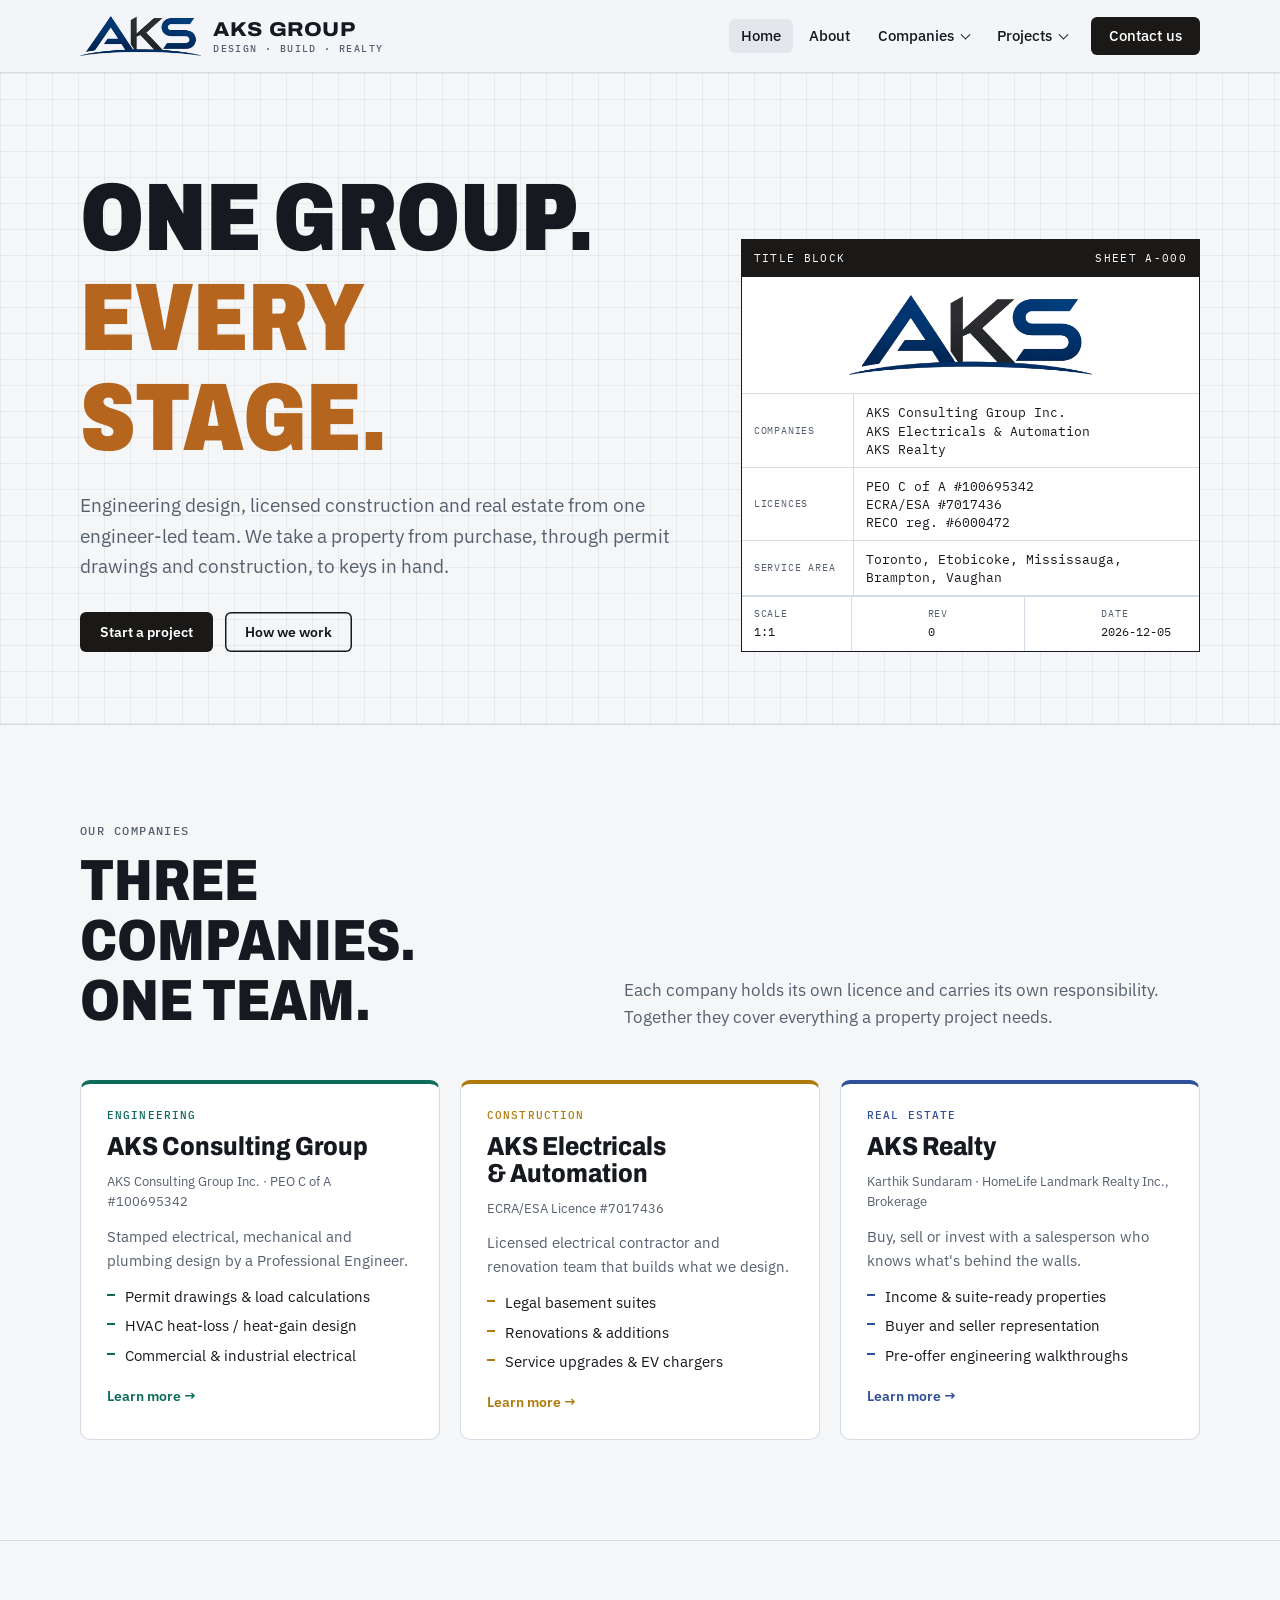
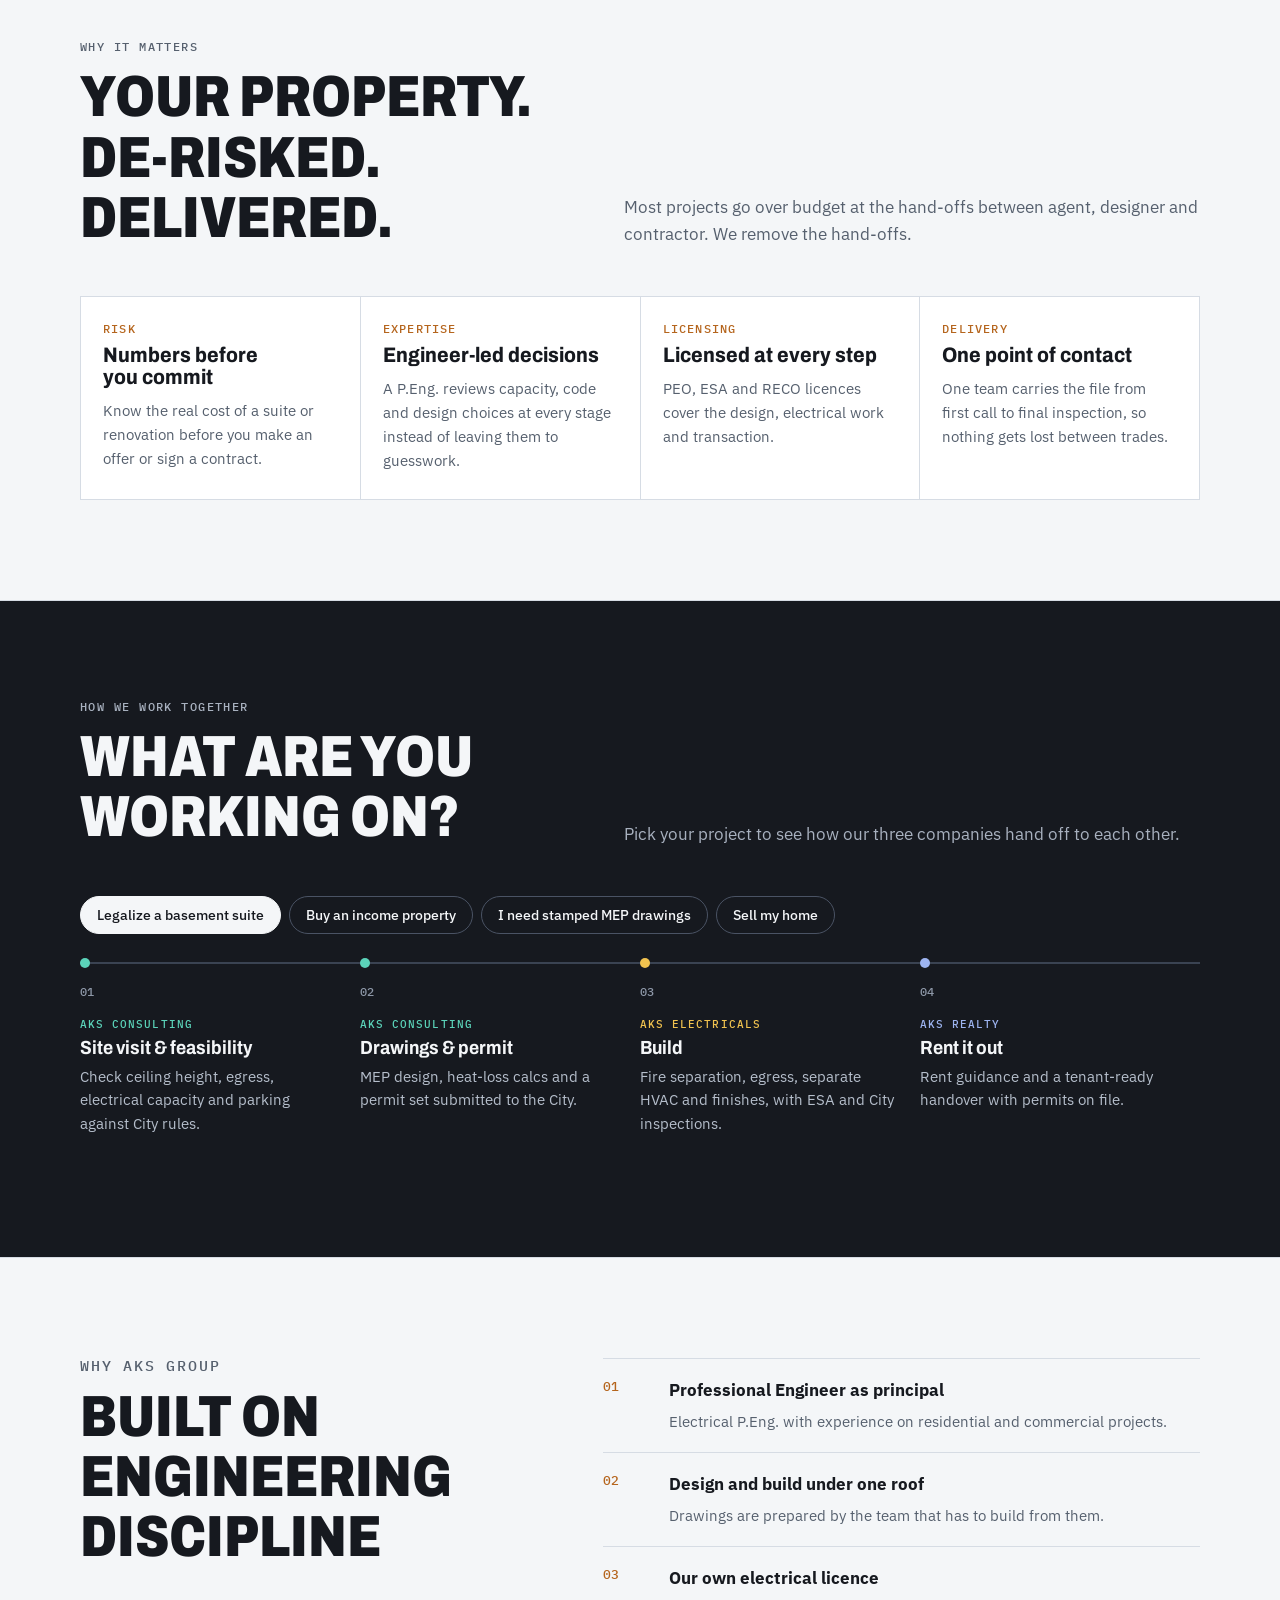
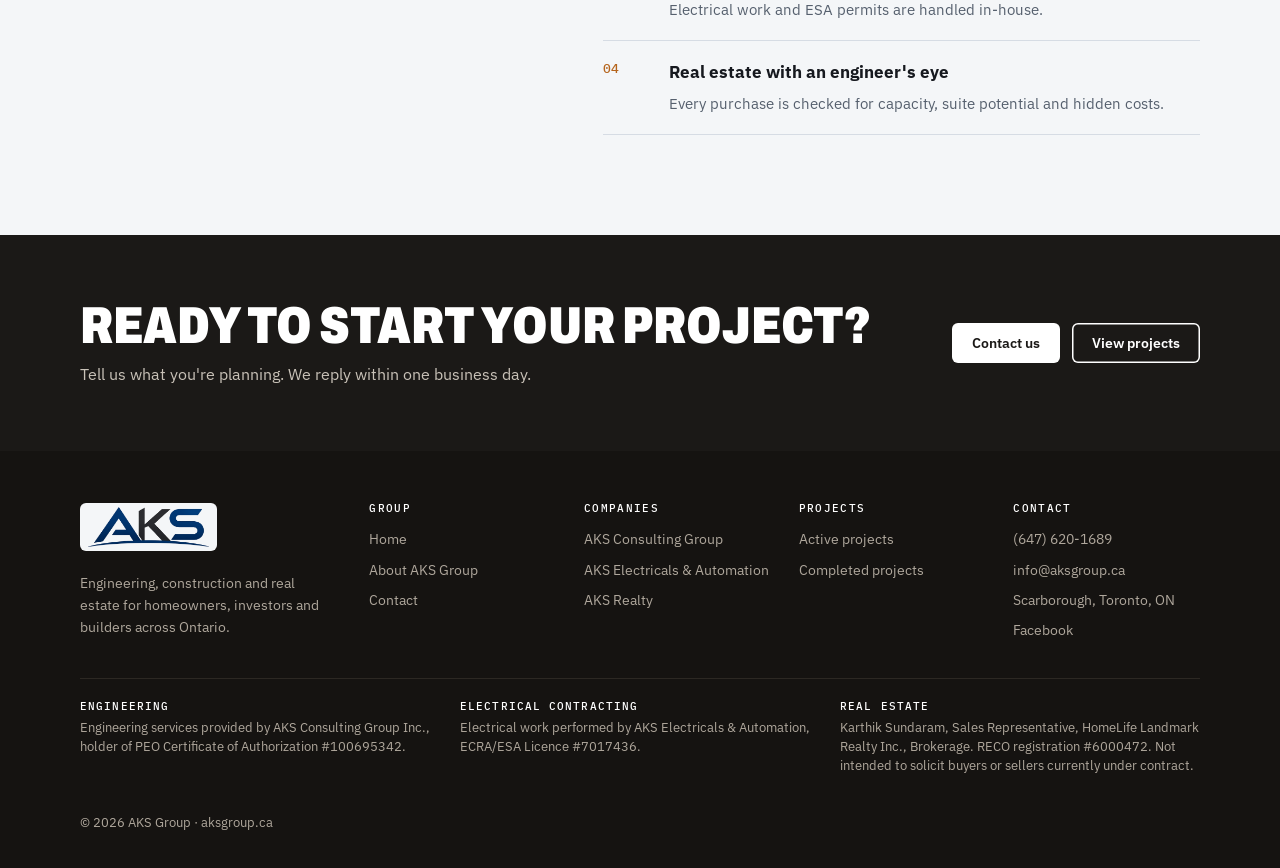
<file: index.html>
<!doctype html>
<html lang="en-CA">
<head>
<meta charset="utf-8">
<meta name="viewport" content="width=device-width, initial-scale=1, viewport-fit=cover">
<title>AKS Group | Engineering, Construction & Real Estate in Toronto</title>
<meta name="description" content="AKS Group, Toronto: P.Eng. MEP engineering design, licensed electrical contracting, legal basement suites and renovations, and real estate services in Etobicoke and the GTA.">
<link rel="canonical" href="https://www.aksgroup.ca/">
<meta property="og:title" content="AKS Group | Engineering, Construction & Real Estate in Toronto">
<meta property="og:description" content="AKS Group, Toronto: P.Eng. MEP engineering design, licensed electrical contracting, legal basement suites and renovations, and real estate services in Etobicoke and the GTA.">
<meta property="og:url" content="https://www.aksgroup.ca/">
<meta property="og:image" content="https://www.aksgroup.ca/logo.png">
<link rel="icon" type="image/png" href="icon.png">
<link rel="apple-touch-icon" href="icon.png">
<link rel="preconnect" href="https://fonts.googleapis.com">
<link rel="preconnect" href="https://fonts.gstatic.com" crossorigin>
<link rel="stylesheet" href="https://fonts.googleapis.com/css2?family=Archivo:wdth,wght@62..125,400..900&family=IBM+Plex+Sans:wght@400;500;600&family=IBM+Plex+Mono:wght@400;500&display=swap">
<link rel="stylesheet" href="styles.css">
</head>
<body>
<header class="top" id="hdr">
  <div class="wrap">
    <a class="brand" href="index.html" aria-label="AKS Group home">
      <span class="logo"><img src="logo.png" alt="AKS Group logo" width="121" height="40"></span>
      <div><b>AKS GROUP</b><small>DESIGN · BUILD · REALTY</small></div>
    </a>
    <button class="menu-btn" type="button" aria-expanded="false" aria-controls="nav">Menu</button>
    <nav class="main" id="nav" aria-label="Main">
      <a href="index.html" aria-current="page">Home</a>
      <a href="about.html">About</a>
      <div class="dd"><button type="button">Companies</button>
        <div class="panel">
          <a href="engineering.html"><b>AKS Consulting Group Inc.</b><span>MEP engineering design</span></a>
          <a href="electrical.html"><b>AKS Electricals &amp; Automation</b><span>Electrical contracting &amp; construction</span></a>
          <a href="realty.html"><b>AKS Realty</b><span>Buying, selling &amp; investing</span></a>
        </div>
      </div>
      <div class="dd"><button type="button">Projects</button>
        <div class="panel">
          <a href="projects.html#active"><b>Active projects</b><span>Currently in design or construction</span></a>
          <a href="projects.html#completed"><b>Completed projects</b><span>Delivered and closed out</span></a>
        </div>
      </div>
      <a class="btn" href="contact.html">Contact us</a>
    </nav>
  </div>
</header>
<main>
<section class="hero"><div class="wrap">
  <div>
    <h1>One group.<br><em>Every stage.</em></h1>
    <p class="lede">Engineering design, licensed construction and real estate from one engineer-led team. We take a property from purchase, through permit drawings and construction, to keys in hand.</p>
    <div class="ctas"><a class="btn" href="contact.html">Start a project</a><a class="btn line" href="#how">How we work</a></div>
  </div>
  <div class="titleblock" aria-label="Group credentials">
    <div class="tbhead"><span>Title block</span><span>Sheet A-000</span></div>
    <div class="tb-logo"><img src="logo.png" alt="AKS Group" width="242" height="80"></div>
    <div class="row"><div class="k">Companies</div><div class="v">AKS Consulting Group Inc.<br>AKS Electricals &amp; Automation<br>AKS Realty</div></div>
    <div class="row"><div class="k">Licences</div><div class="v">PEO C of A #100695342<br>ECRA/ESA #7017436<br>RECO reg. #6000472</div></div>
    <div class="row"><div class="k">Service area</div><div class="v">Toronto, Etobicoke, Mississauga, Brampton, Vaughan</div></div>
    <div class="split"><div><small>Scale</small>1:1</div><div><small>Rev</small>0</div><div><small>Date</small><span id="tb-date"></span></div></div>
  </div>
</div></section>

<section class="sec"><div class="wrap">
  <div class="sec-head"><div><span class="eyebrow">Our companies</span><h2>Three companies. One team.</h2></div>
  <p>Each company holds its own licence and carries its own responsibility. Together they cover everything a property project needs.</p></div>
  <div class="cos">
    <article class="co-card c-eng"><span class="tag">Engineering</span><h3>AKS Consulting Group</h3><span class="legal">AKS Consulting Group Inc. · PEO C of A #100695342</span>
      <p>Stamped electrical, mechanical and plumbing design by a Professional Engineer.</p>
      <ul><li>Permit drawings &amp; load calculations</li><li>HVAC heat-loss / heat-gain design</li><li>Commercial &amp; industrial electrical</li></ul>
      <a class="more" href="engineering.html">Learn more →</a></article>
    <article class="co-card c-elec"><span class="tag">Construction</span><h3>AKS Electricals &amp; Automation</h3><span class="legal">ECRA/ESA Licence #7017436</span>
      <p>Licensed electrical contractor and renovation team that builds what we design.</p>
      <ul><li>Legal basement suites</li><li>Renovations &amp; additions</li><li>Service upgrades &amp; EV chargers</li></ul>
      <a class="more" href="electrical.html">Learn more →</a></article>
    <article class="co-card c-realty"><span class="tag">Real estate</span><h3>AKS Realty</h3><span class="legal">Karthik Sundaram · HomeLife Landmark Realty Inc., Brokerage</span>
      <p>Buy, sell or invest with a salesperson who knows what's behind the walls.</p>
      <ul><li>Income &amp; suite-ready properties</li><li>Buyer and seller representation</li><li>Pre-offer engineering walkthroughs</li></ul>
      <a class="more" href="realty.html">Learn more →</a></article>
  </div>
</div></section>

<section class="sec"><div class="wrap">
  <div class="sec-head"><div><span class="eyebrow">Why it matters</span><h2>Your property. De-risked. Delivered.</h2></div>
  <p>Most projects go over budget at the hand-offs between agent, designer and contractor. We remove the hand-offs.</p></div>
  <div class="pillars">
    <div><i>RISK</i><h3>Numbers before you commit</h3><p>Know the real cost of a suite or renovation before you make an offer or sign a contract.</p></div>
    <div><i>EXPERTISE</i><h3>Engineer-led decisions</h3><p>A P.Eng. reviews capacity, code and design choices at every stage instead of leaving them to guesswork.</p></div>
    <div><i>LICENSING</i><h3>Licensed at every step</h3><p>PEO, ESA and RECO licences cover the design, electrical work and transaction.</p></div>
    <div><i>DELIVERY</i><h3>One point of contact</h3><p>One team carries the file from first call to final inspection, so nothing gets lost between trades.</p></div>
  </div>
</div></section>

<section class="sec dark" id="how"><div class="wrap">
  <div class="sec-head"><div><span class="eyebrow">How we work together</span><h2>What are you working on?</h2></div>
  <p>Pick your project to see how our three companies hand off to each other.</p></div>
  <div class="tabs" role="tablist" aria-label="Project type">
    <button role="tab" id="t-suite" aria-selected="true" data-k="suite">Legalize a basement suite</button>
    <button role="tab" id="t-invest" aria-selected="false" data-k="invest">Buy an income property</button>
    <button role="tab" id="t-mep" aria-selected="false" data-k="mep">I need stamped MEP drawings</button>
    <button role="tab" id="t-sell" aria-selected="false" data-k="sell">Sell my home</button>
  </div>
  <ol class="steps" id="steps" role="tabpanel" aria-live="polite"></ol>
</div></section>

<section class="sec"><div class="wrap why">
  <div><span class="eyebrow">Why AKS Group</span><h2>Built on engineering discipline</h2></div>
  <ol>
    <li><b>Professional Engineer as principal</b><span>Electrical P.Eng. with experience on residential and commercial projects.</span></li>
    <li><b>Design and build under one roof</b><span>Drawings are prepared by the team that has to build from them.</span></li>
    <li><b>Our own electrical licence</b><span>Electrical work and ESA permits are handled in-house.</span></li>
    <li><b>Real estate with an engineer's eye</b><span>Every purchase is checked for capacity, suite potential and hidden costs.</span></li>
  </ol>
</div></section>
<section class="cta"><div class="wrap">
  <div><h2>Ready to start your project?</h2><p>Tell us what you're planning. We reply within one business day.</p></div>
  <div class="row"><a class="btn light" href="contact.html">Contact us</a><a class="btn line" href="projects.html">View projects</a></div>
</div></section></main>
<footer><div class="wrap">
  <div class="cols">
    <div class="fl"><img src="logo.png" alt="AKS Group" width="145" height="48"><p>Engineering, construction and real estate for homeowners, investors and builders across Ontario.</p></div>
    <div><h4>Group</h4><ul><li><a href="index.html">Home</a></li><li><a href="about.html">About AKS Group</a></li><li><a href="contact.html">Contact</a></li></ul></div>
    <div><h4>Companies</h4><ul><li><a href="engineering.html">AKS Consulting Group</a></li><li><a href="electrical.html">AKS Electricals &amp; Automation</a></li><li><a href="realty.html">AKS Realty</a></li></ul></div>
    <div><h4>Projects</h4><ul><li><a href="projects.html#active">Active projects</a></li><li><a href="projects.html#completed">Completed projects</a></li></ul></div>
    <div><h4>Contact</h4><ul><li>(647) 620-1689</li><li>info@aksgroup.ca</li><li>Scarborough, Toronto, ON</li><li><a href="https://www.facebook.com/Keenkarthik.Sundaram" target="_blank" rel="noopener">Facebook</a></li></ul></div>
  </div>
  <div class="legal">
    <div><b>Engineering</b>Engineering services provided by AKS Consulting Group Inc., holder of PEO Certificate of Authorization #100695342.</div>
    <div><b>Electrical contracting</b>Electrical work performed by AKS Electricals &amp; Automation, ECRA/ESA Licence #7017436.</div>
    <div><b>Real estate</b>Karthik Sundaram, Sales Representative, HomeLife Landmark Realty Inc., Brokerage. RECO registration #6000472. Not intended to solicit buyers or sellers currently under contract.</div>
  </div>
  <div class="base"><span>© <span class="js-year">2026</span> AKS Group · aksgroup.ca</span></div>
</div></footer>
<script>
const PATHS={
 suite:[["e","AKS Consulting","Site visit & feasibility","Check ceiling height, egress, electrical capacity and parking against City rules."],["e","AKS Consulting","Drawings & permit","MEP design, heat-loss calcs and a permit set submitted to the City."],["b","AKS Electricals","Build","Fire separation, egress, separate HVAC and finishes, with ESA and City inspections."],["r","AKS Realty","Rent it out","Rent guidance and a tenant-ready handover with permits on file."]],
 invest:[["r","AKS Realty","Find the property","Shortlist homes with realistic second-unit potential in your budget."],["e","AKS Consulting","Pre-offer check","Walkthrough of service size, HVAC and layout, with a cost-to-legalize range."],["r","AKS Realty","Offer & close","Negotiate with the renovation numbers already in hand."],["b","AKS Electricals","Legalize & lease","Permit, build and inspect the suite, then lease it."]],
 mep:[["e","AKS Consulting","Scope & fee","Send your architectural set. You get a fixed fee and a schedule."],["e","AKS Consulting","Design & calcs","Electrical, mechanical and plumbing design coordinated with your drawings."],["e","AKS Consulting","Sealed drawings","Stamped drawings and calculations ready for permit submission."],["b","AKS Electricals","Build it (optional)","Our own crew can carry out the electrical scope."]],
 sell:[["r","AKS Realty","Pricing","Comparative market analysis and a clear pricing plan."],["b","AKS Electricals","Pre-listing fixes","Our crew handles repairs and updates that pay back on sale."],["e","AKS Consulting","Document the value","Permits, suite approvals and upgrade records packaged for buyers."],["r","AKS Realty","List & negotiate","Marketing, showings and offer negotiation."]]
};
/* Replace these example entries with real projects and photos. */
const PROJECTS=[
 {s:"completed",co:"Construction",t:"Rouge Forest Cres",loc:"Pickering",d:"Legal basement suite."},
 {s:"completed",co:"Construction",t:"Charterhouse Dr",loc:"Whitby",d:"Legal basement suite."},
 {s:"completed",co:"Construction",t:"Greenvalley Trail",loc:"Oshawa",d:"Legal basement suite."},
 {s:"completed",co:"Construction",t:"Searell Ave",loc:"Ajax",d:"Legal basement suite."},
 {s:"completed",co:"Construction",t:"Lofthouse Dr",loc:"Whitby",d:"Legal basement suite."},
 {s:"completed",co:"Construction",t:"Glendower Circuit",loc:"Scarborough",d:"Legal basement suite."},
 {s:"completed",co:"Construction",t:"Rossland Rd E, Unit #5",loc:"Whitby",d:"Legal basement suite."},
 {s:"completed",co:"Construction",t:"Matthew Murray",loc:"Oshawa",d:"Legal basement suite."},
 {s:"completed",co:"Construction",t:"Scotland Rd",loc:"Scarborough",d:"Panel upgrade / EV charging."},
 {s:"completed",co:"Construction",t:"Scarden Ave",loc:"Scarborough",d:"Panel upgrade / EV charging."},
 {s:"completed",co:"Construction",t:"Havendale Rd",loc:"Scarborough",d:"Panel upgrade / EV charging."},
 {s:"completed",co:"Construction",t:"Glendower Circuit",loc:"Scarborough",d:"Panel upgrade / EV charging."},
 {s:"active",co:"Construction",t:"Noake Cres",loc:"Ajax",d:"Legal basement suite — in progress."},
 {s:"active",co:"Construction",t:"Tracey Court",loc:"Whitby",d:"Legal basement suite — in progress."},
 {s:"active",co:"Construction",t:"Vanier St",loc:"Whitby",d:"Legal basement suite — in progress."}
];
function card(p){return `<article class="pcard no-photo" data-s="${p.s}"><div class="body"><div class="meta"><span class="chip ${p.s==='active'?'st-active':'st-done'}">${p.s==='active'?'Active':'Completed'}</span><span class="chip">${p.co}</span><span class="chip">${p.loc}</span></div><h3>${p.t}</h3><p>${p.d}</p></div></article>`}
function renderProjects(root){
 root.querySelectorAll('.proj[data-limit]').forEach(el=>{el.innerHTML=PROJECTS.slice(0,+el.dataset.limit).map(card).join('')});
 const all=root.querySelector('#proj-all'); if(all) all.innerHTML=PROJECTS.map(card).join('');
}
function filterProjects(f){
 document.querySelectorAll('.filters button').forEach(b=>b.setAttribute('aria-pressed',b.dataset.f===f));
 document.querySelectorAll('#proj-all .pcard').forEach(c=>c.hidden=!(f==='all'||c.dataset.s===f));
}
(function(){
 const d=new Date(), pad=n=>String(n).padStart(2,'0');
 const iso=`${d.getFullYear()}-${pad(d.getMonth()+1)}-${pad(d.getDate())}`;
 document.querySelectorAll('#tb-date').forEach(el=>el.textContent=iso);
 document.querySelectorAll('.js-year').forEach(el=>el.textContent=d.getFullYear());
})();
document.addEventListener('click',e=>{
 const t=e.target.closest('.tabs button'); if(t) showPath(t.dataset.k);
 const f=e.target.closest('.filters button'); if(f) filterProjects(f.dataset.f);
 const m=e.target.closest('.menu-btn'); if(m){const h=document.getElementById('hdr');const o=h.classList.toggle('open');m.setAttribute('aria-expanded',o)}
 else if(e.target.closest('nav.main a')){document.getElementById('hdr').classList.remove('open')}
});
function showPath(k){
 const steps=document.getElementById('steps'); if(!steps) return;
 document.querySelectorAll('.tabs button').forEach(t=>t.setAttribute('aria-selected',t.dataset.k===k));
 steps.setAttribute('aria-labelledby','t-'+k);
 steps.innerHTML=PATHS[k].map(([c,w,h,p])=>`<li class="${c}"><span class="who">${w}</span><h4>${h}</h4><p>${p}</p></li>`).join('');
}

renderProjects(document); showPath('suite');
if(document.getElementById('proj-all')){const h=location.hash.slice(1);filterProjects(h==='active'||h==='completed'?h:'all');window.addEventListener('hashchange',()=>{const x=location.hash.slice(1);filterProjects(x==='active'||x==='completed'?x:'all')})}
</script>
</body>
</html>
</file>
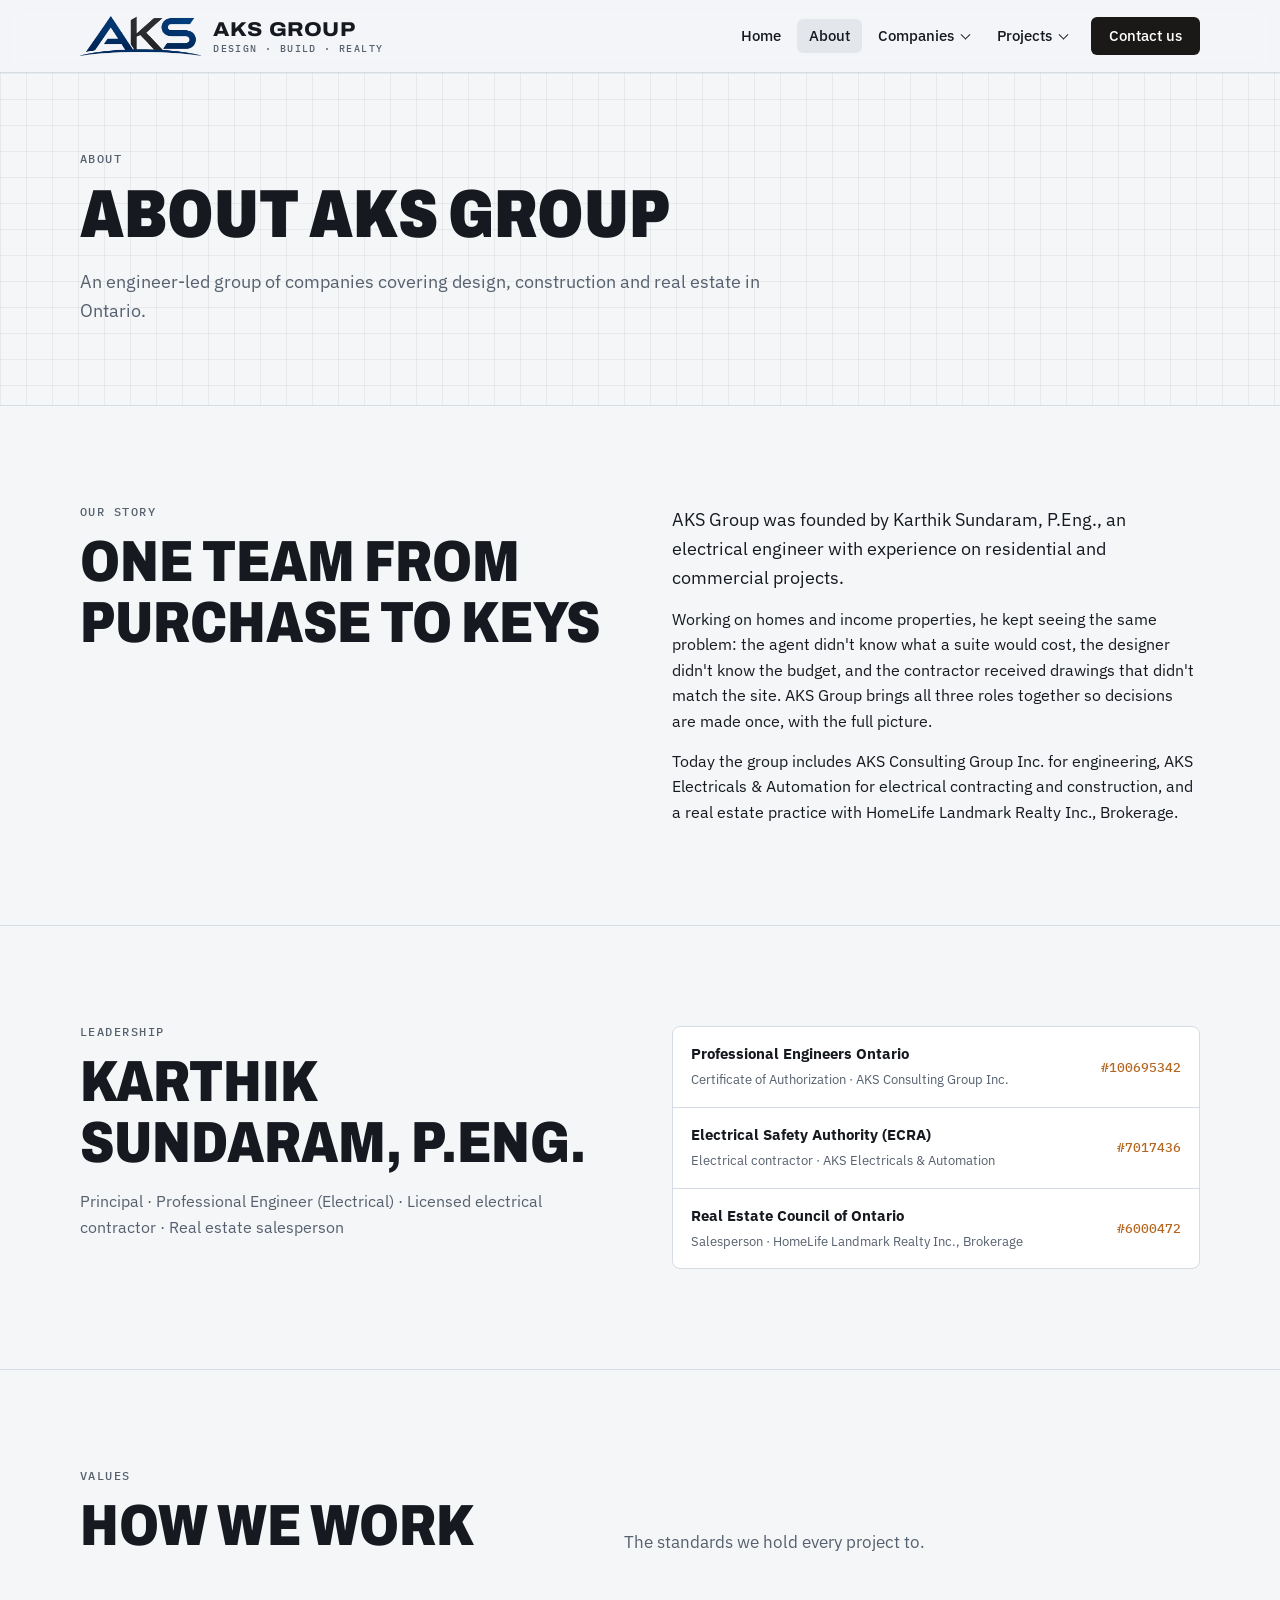
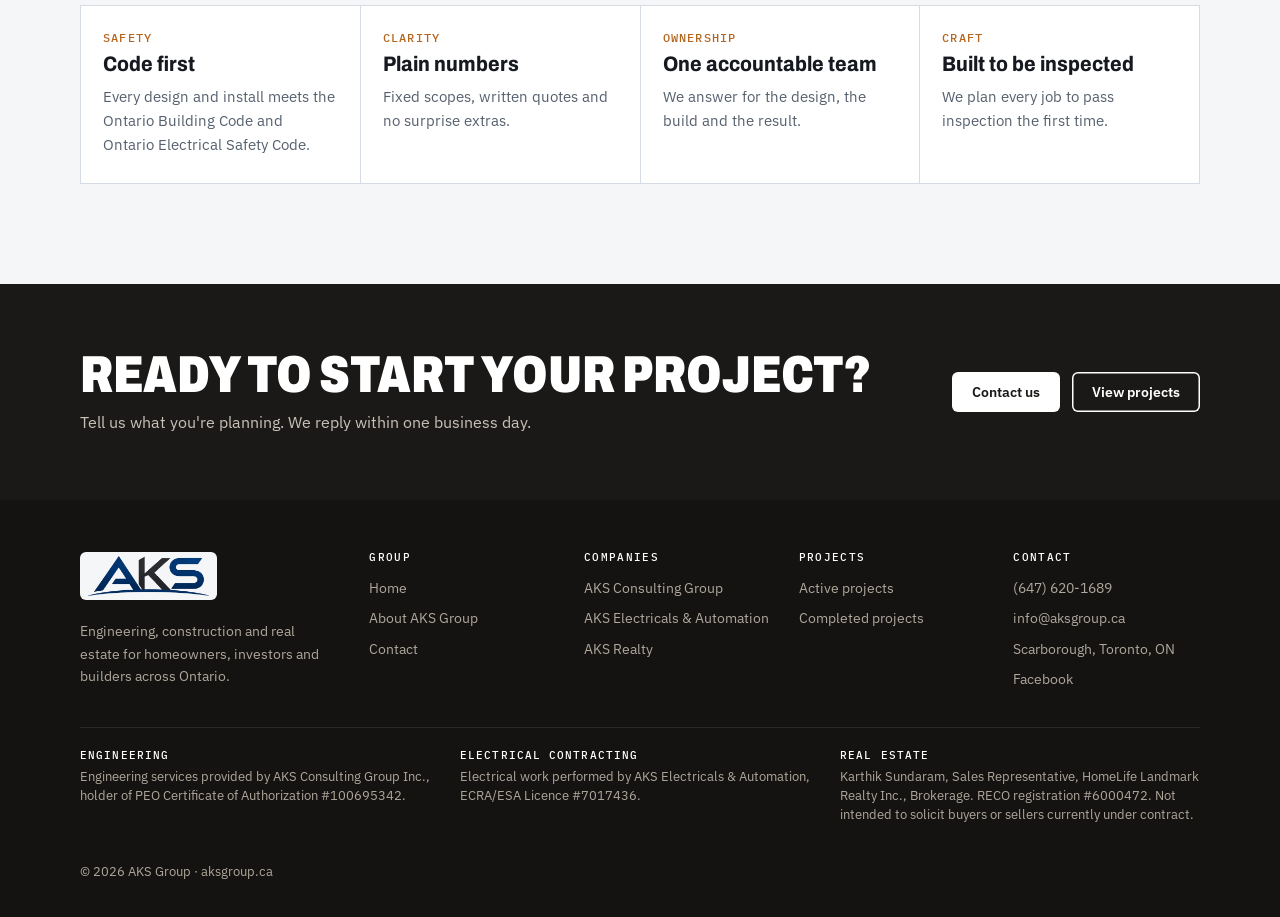
<file: about.html>
<!doctype html>
<html lang="en-CA">
<head>
<meta charset="utf-8">
<meta name="viewport" content="width=device-width, initial-scale=1, viewport-fit=cover">
<title>About AKS Group</title>
<meta name="description" content="An engineer-led group of companies covering design, construction and real estate in Ontario.">
<link rel="canonical" href="https://www.aksgroup.ca/about.html">
<meta property="og:title" content="About AKS Group">
<meta property="og:description" content="An engineer-led group of companies covering design, construction and real estate in Ontario.">
<meta property="og:url" content="https://www.aksgroup.ca/about.html">
<meta property="og:image" content="https://www.aksgroup.ca/logo.png">
<link rel="icon" type="image/png" href="icon.png">
<link rel="apple-touch-icon" href="icon.png">
<link rel="preconnect" href="https://fonts.googleapis.com">
<link rel="preconnect" href="https://fonts.gstatic.com" crossorigin>
<link rel="stylesheet" href="https://fonts.googleapis.com/css2?family=Archivo:wdth,wght@62..125,400..900&family=IBM+Plex+Sans:wght@400;500;600&family=IBM+Plex+Mono:wght@400;500&display=swap">
<link rel="stylesheet" href="styles.css">
</head>
<body>
<header class="top" id="hdr">
  <div class="wrap">
    <a class="brand" href="index.html" aria-label="AKS Group home">
      <span class="logo"><img src="logo.png" alt="AKS Group logo" width="121" height="40"></span>
      <div><b>AKS GROUP</b><small>DESIGN · BUILD · REALTY</small></div>
    </a>
    <button class="menu-btn" type="button" aria-expanded="false" aria-controls="nav">Menu</button>
    <nav class="main" id="nav" aria-label="Main">
      <a href="index.html">Home</a>
      <a href="about.html" aria-current="page">About</a>
      <div class="dd"><button type="button">Companies</button>
        <div class="panel">
          <a href="engineering.html"><b>AKS Consulting Group Inc.</b><span>MEP engineering design</span></a>
          <a href="electrical.html"><b>AKS Electricals &amp; Automation</b><span>Electrical contracting &amp; construction</span></a>
          <a href="realty.html"><b>AKS Realty</b><span>Buying, selling &amp; investing</span></a>
        </div>
      </div>
      <div class="dd"><button type="button">Projects</button>
        <div class="panel">
          <a href="projects.html#active"><b>Active projects</b><span>Currently in design or construction</span></a>
          <a href="projects.html#completed"><b>Completed projects</b><span>Delivered and closed out</span></a>
        </div>
      </div>
      <a class="btn" href="contact.html">Contact us</a>
    </nav>
  </div>
</header>
<main>
<section class="pagehead"><div class="wrap"><span class="eyebrow">About</span><h1>About AKS Group</h1>
<p>An engineer-led group of companies covering design, construction and real estate in Ontario.</p></div></section>
<section class="sec"><div class="wrap split">
  <div><span class="eyebrow">Our story</span><h2>One team from purchase to keys</h2></div>
  <div><p class="lead">AKS Group was founded by Karthik Sundaram, P.Eng., an electrical engineer with experience on residential and commercial projects.</p>
  <p>Working on homes and income properties, he kept seeing the same problem: the agent didn't know what a suite would cost, the designer didn't know the budget, and the contractor received drawings that didn't match the site. AKS Group brings all three roles together so decisions are made once, with the full picture.</p>
  <p>Today the group includes AKS Consulting Group Inc. for engineering, AKS Electricals &amp; Automation for electrical contracting and construction, and a real estate practice with HomeLife Landmark Realty Inc., Brokerage.</p></div>
</div></section>
<section class="sec"><div class="wrap split">
  <div><span class="eyebrow">Leadership</span><h2>Karthik Sundaram, P.Eng.</h2><p style="margin-top:16px;color:var(--muted)">Principal · Professional Engineer (Electrical) · Licensed electrical contractor · Real estate salesperson</p></div>
  <div class="table" aria-label="Licences and registrations">
    <div><span><strong>Professional Engineers Ontario</strong><small>Certificate of Authorization · AKS Consulting Group Inc.</small></span><code>#100695342</code></div>
    <div><span><strong>Electrical Safety Authority (ECRA)</strong><small>Electrical contractor · AKS Electricals &amp; Automation</small></span><code>#7017436</code></div>
    <div><span><strong>Real Estate Council of Ontario</strong><small>Salesperson · HomeLife Landmark Realty Inc., Brokerage</small></span><code>#6000472</code></div>
  </div>
</div></section>
<section class="sec"><div class="wrap">
  <div class="sec-head"><div><span class="eyebrow">Values</span><h2>How we work</h2></div><p>The standards we hold every project to.</p></div>
  <div class="pillars">
    <div><i>SAFETY</i><h3>Code first</h3><p>Every design and install meets the Ontario Building Code and Ontario Electrical Safety Code.</p></div>
    <div><i>CLARITY</i><h3>Plain numbers</h3><p>Fixed scopes, written quotes and no surprise extras.</p></div>
    <div><i>OWNERSHIP</i><h3>One accountable team</h3><p>We answer for the design, the build and the result.</p></div>
    <div><i>CRAFT</i><h3>Built to be inspected</h3><p>We plan every job to pass inspection the first time.</p></div>
  </div>
</div></section>
<section class="cta"><div class="wrap">
  <div><h2>Ready to start your project?</h2><p>Tell us what you're planning. We reply within one business day.</p></div>
  <div class="row"><a class="btn light" href="contact.html">Contact us</a><a class="btn line" href="projects.html">View projects</a></div>
</div></section></main>
<footer><div class="wrap">
  <div class="cols">
    <div class="fl"><img src="logo.png" alt="AKS Group" width="145" height="48"><p>Engineering, construction and real estate for homeowners, investors and builders across Ontario.</p></div>
    <div><h4>Group</h4><ul><li><a href="index.html">Home</a></li><li><a href="about.html">About AKS Group</a></li><li><a href="contact.html">Contact</a></li></ul></div>
    <div><h4>Companies</h4><ul><li><a href="engineering.html">AKS Consulting Group</a></li><li><a href="electrical.html">AKS Electricals &amp; Automation</a></li><li><a href="realty.html">AKS Realty</a></li></ul></div>
    <div><h4>Projects</h4><ul><li><a href="projects.html#active">Active projects</a></li><li><a href="projects.html#completed">Completed projects</a></li></ul></div>
    <div><h4>Contact</h4><ul><li>(647) 620-1689</li><li>info@aksgroup.ca</li><li>Scarborough, Toronto, ON</li><li><a href="https://www.facebook.com/Keenkarthik.Sundaram" target="_blank" rel="noopener">Facebook</a></li></ul></div>
  </div>
  <div class="legal">
    <div><b>Engineering</b>Engineering services provided by AKS Consulting Group Inc., holder of PEO Certificate of Authorization #100695342.</div>
    <div><b>Electrical contracting</b>Electrical work performed by AKS Electricals &amp; Automation, ECRA/ESA Licence #7017436.</div>
    <div><b>Real estate</b>Karthik Sundaram, Sales Representative, HomeLife Landmark Realty Inc., Brokerage. RECO registration #6000472. Not intended to solicit buyers or sellers currently under contract.</div>
  </div>
  <div class="base"><span>© <span class="js-year">2026</span> AKS Group · aksgroup.ca</span></div>
</div></footer>
<script>
const PATHS={
 suite:[["e","AKS Consulting","Site visit & feasibility","Check ceiling height, egress, electrical capacity and parking against City rules."],["e","AKS Consulting","Drawings & permit","MEP design, heat-loss calcs and a permit set submitted to the City."],["b","AKS Electricals","Build","Fire separation, egress, separate HVAC and finishes, with ESA and City inspections."],["r","AKS Realty","Rent it out","Rent guidance and a tenant-ready handover with permits on file."]],
 invest:[["r","AKS Realty","Find the property","Shortlist homes with realistic second-unit potential in your budget."],["e","AKS Consulting","Pre-offer check","Walkthrough of service size, HVAC and layout, with a cost-to-legalize range."],["r","AKS Realty","Offer & close","Negotiate with the renovation numbers already in hand."],["b","AKS Electricals","Legalize & lease","Permit, build and inspect the suite, then lease it."]],
 mep:[["e","AKS Consulting","Scope & fee","Send your architectural set. You get a fixed fee and a schedule."],["e","AKS Consulting","Design & calcs","Electrical, mechanical and plumbing design coordinated with your drawings."],["e","AKS Consulting","Sealed drawings","Stamped drawings and calculations ready for permit submission."],["b","AKS Electricals","Build it (optional)","Our own crew can carry out the electrical scope."]],
 sell:[["r","AKS Realty","Pricing","Comparative market analysis and a clear pricing plan."],["b","AKS Electricals","Pre-listing fixes","Our crew handles repairs and updates that pay back on sale."],["e","AKS Consulting","Document the value","Permits, suite approvals and upgrade records packaged for buyers."],["r","AKS Realty","List & negotiate","Marketing, showings and offer negotiation."]]
};
/* Replace these example entries with real projects and photos. */
const PROJECTS=[
 {s:"completed",co:"Construction",t:"Rouge Forest Cres",loc:"Pickering",d:"Legal basement suite."},
 {s:"completed",co:"Construction",t:"Charterhouse Dr",loc:"Whitby",d:"Legal basement suite."},
 {s:"completed",co:"Construction",t:"Greenvalley Trail",loc:"Oshawa",d:"Legal basement suite."},
 {s:"completed",co:"Construction",t:"Searell Ave",loc:"Ajax",d:"Legal basement suite."},
 {s:"completed",co:"Construction",t:"Lofthouse Dr",loc:"Whitby",d:"Legal basement suite."},
 {s:"completed",co:"Construction",t:"Glendower Circuit",loc:"Scarborough",d:"Legal basement suite."},
 {s:"completed",co:"Construction",t:"Rossland Rd E, Unit #5",loc:"Whitby",d:"Legal basement suite."},
 {s:"completed",co:"Construction",t:"Matthew Murray",loc:"Oshawa",d:"Legal basement suite."},
 {s:"completed",co:"Construction",t:"Scotland Rd",loc:"Scarborough",d:"Panel upgrade / EV charging."},
 {s:"completed",co:"Construction",t:"Scarden Ave",loc:"Scarborough",d:"Panel upgrade / EV charging."},
 {s:"completed",co:"Construction",t:"Havendale Rd",loc:"Scarborough",d:"Panel upgrade / EV charging."},
 {s:"completed",co:"Construction",t:"Glendower Circuit",loc:"Scarborough",d:"Panel upgrade / EV charging."},
 {s:"active",co:"Construction",t:"Noake Cres",loc:"Ajax",d:"Legal basement suite — in progress."},
 {s:"active",co:"Construction",t:"Tracey Court",loc:"Whitby",d:"Legal basement suite — in progress."},
 {s:"active",co:"Construction",t:"Vanier St",loc:"Whitby",d:"Legal basement suite — in progress."}
];
function card(p){return `<article class="pcard no-photo" data-s="${p.s}"><div class="body"><div class="meta"><span class="chip ${p.s==='active'?'st-active':'st-done'}">${p.s==='active'?'Active':'Completed'}</span><span class="chip">${p.co}</span><span class="chip">${p.loc}</span></div><h3>${p.t}</h3><p>${p.d}</p></div></article>`}
function renderProjects(root){
 root.querySelectorAll('.proj[data-limit]').forEach(el=>{el.innerHTML=PROJECTS.slice(0,+el.dataset.limit).map(card).join('')});
 const all=root.querySelector('#proj-all'); if(all) all.innerHTML=PROJECTS.map(card).join('');
}
function filterProjects(f){
 document.querySelectorAll('.filters button').forEach(b=>b.setAttribute('aria-pressed',b.dataset.f===f));
 document.querySelectorAll('#proj-all .pcard').forEach(c=>c.hidden=!(f==='all'||c.dataset.s===f));
}
(function(){
 const d=new Date(), pad=n=>String(n).padStart(2,'0');
 const iso=`${d.getFullYear()}-${pad(d.getMonth()+1)}-${pad(d.getDate())}`;
 document.querySelectorAll('#tb-date').forEach(el=>el.textContent=iso);
 document.querySelectorAll('.js-year').forEach(el=>el.textContent=d.getFullYear());
})();
document.addEventListener('click',e=>{
 const t=e.target.closest('.tabs button'); if(t) showPath(t.dataset.k);
 const f=e.target.closest('.filters button'); if(f) filterProjects(f.dataset.f);
 const m=e.target.closest('.menu-btn'); if(m){const h=document.getElementById('hdr');const o=h.classList.toggle('open');m.setAttribute('aria-expanded',o)}
 else if(e.target.closest('nav.main a')){document.getElementById('hdr').classList.remove('open')}
});
function showPath(k){
 const steps=document.getElementById('steps'); if(!steps) return;
 document.querySelectorAll('.tabs button').forEach(t=>t.setAttribute('aria-selected',t.dataset.k===k));
 steps.setAttribute('aria-labelledby','t-'+k);
 steps.innerHTML=PATHS[k].map(([c,w,h,p])=>`<li class="${c}"><span class="who">${w}</span><h4>${h}</h4><p>${p}</p></li>`).join('');
}

renderProjects(document); showPath('suite');
if(document.getElementById('proj-all')){const h=location.hash.slice(1);filterProjects(h==='active'||h==='completed'?h:'all');window.addEventListener('hashchange',()=>{const x=location.hash.slice(1);filterProjects(x==='active'||x==='completed'?x:'all')})}
</script>
</body>
</html>
</file>
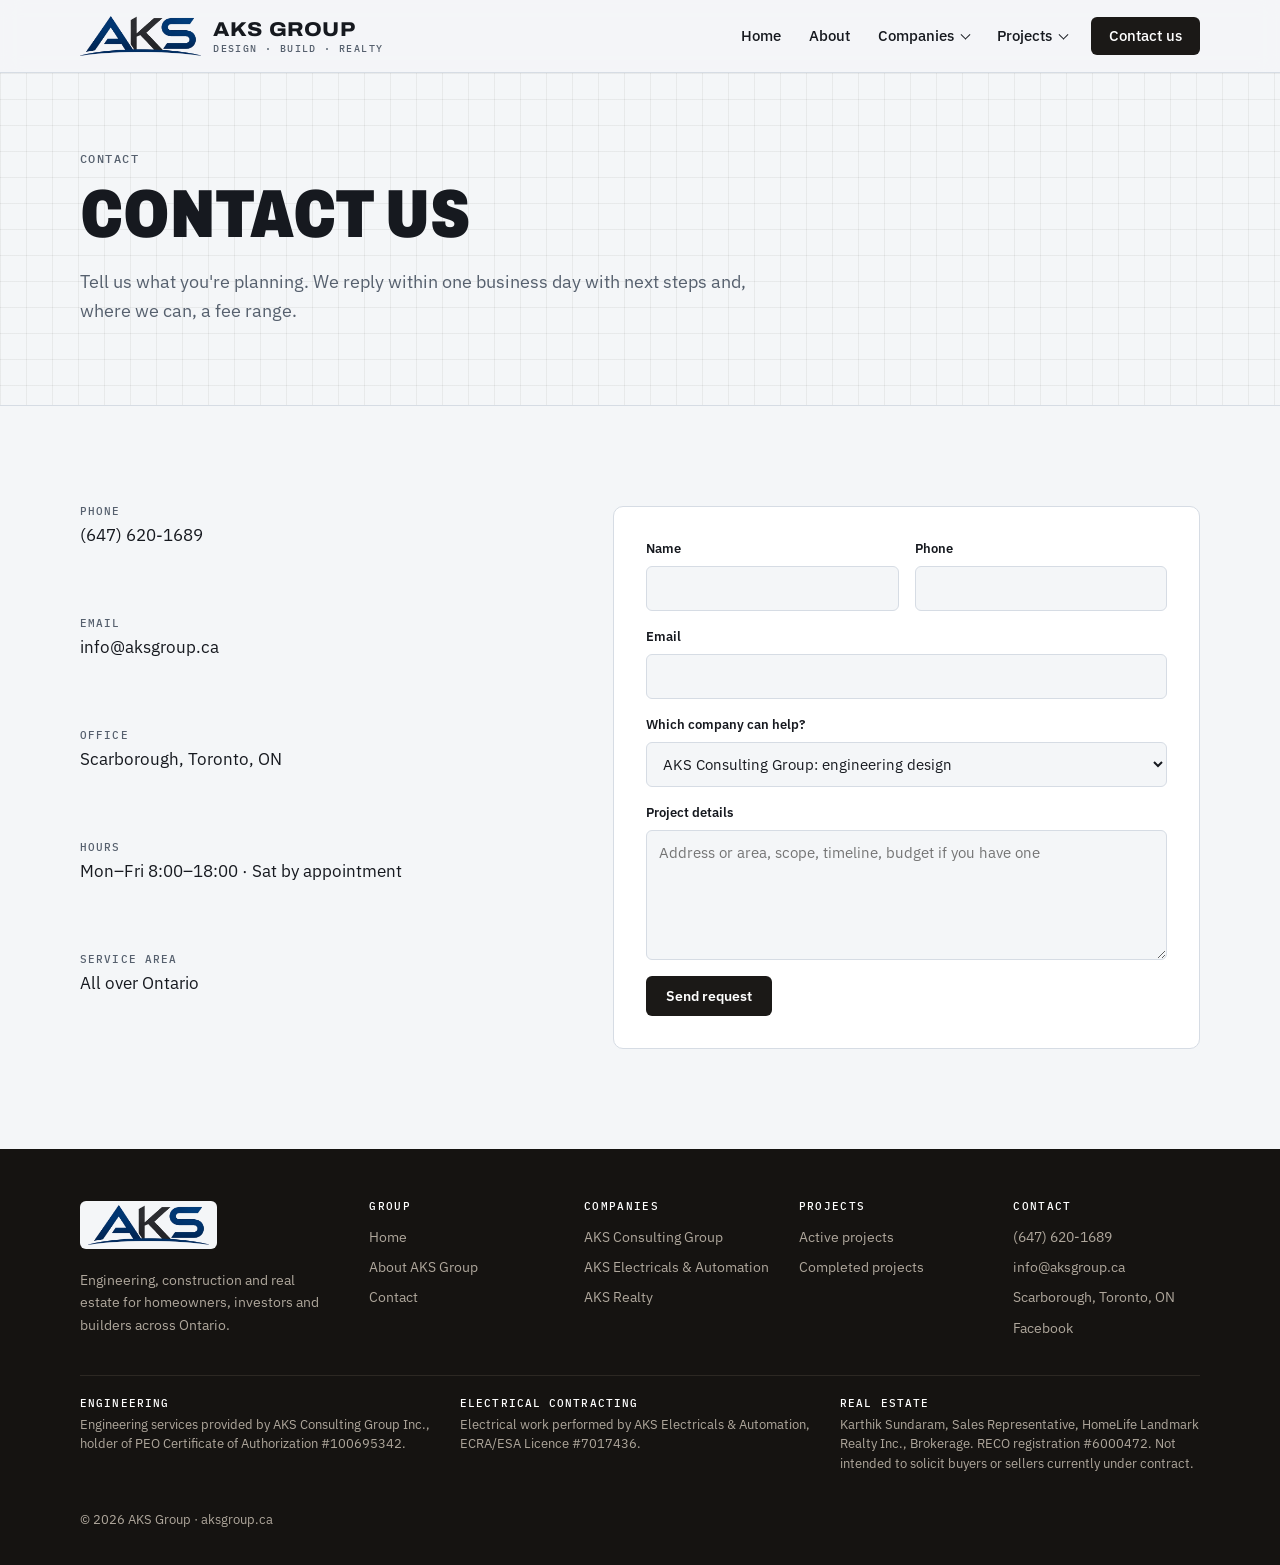
<file: contact.html>
<!doctype html>
<html lang="en-CA">
<head>
<meta charset="utf-8">
<meta name="viewport" content="width=device-width, initial-scale=1, viewport-fit=cover">
<title>Contact AKS Group</title>
<meta name="description" content="Contact AKS Group: (647) 620-1689, info@aksgroup.ca, Etobicoke, Toronto.">
<link rel="canonical" href="https://www.aksgroup.ca/contact.html">
<meta property="og:title" content="Contact AKS Group">
<meta property="og:description" content="Contact AKS Group: (647) 620-1689, info@aksgroup.ca, Etobicoke, Toronto.">
<meta property="og:url" content="https://www.aksgroup.ca/contact.html">
<meta property="og:image" content="https://www.aksgroup.ca/logo.png">
<link rel="icon" type="image/png" href="icon.png">
<link rel="apple-touch-icon" href="icon.png">
<link rel="preconnect" href="https://fonts.googleapis.com">
<link rel="preconnect" href="https://fonts.gstatic.com" crossorigin>
<link rel="stylesheet" href="https://fonts.googleapis.com/css2?family=Archivo:wdth,wght@62..125,400..900&family=IBM+Plex+Sans:wght@400;500;600&family=IBM+Plex+Mono:wght@400;500&display=swap">
<link rel="stylesheet" href="styles.css">
</head>
<body>
<header class="top" id="hdr">
  <div class="wrap">
    <a class="brand" href="index.html" aria-label="AKS Group home">
      <span class="logo"><img src="logo.png" alt="AKS Group logo" width="121" height="40"></span>
      <div><b>AKS GROUP</b><small>DESIGN · BUILD · REALTY</small></div>
    </a>
    <button class="menu-btn" type="button" aria-expanded="false" aria-controls="nav">Menu</button>
    <nav class="main" id="nav" aria-label="Main">
      <a href="index.html">Home</a>
      <a href="about.html">About</a>
      <div class="dd"><button type="button">Companies</button>
        <div class="panel">
          <a href="engineering.html"><b>AKS Consulting Group Inc.</b><span>MEP engineering design</span></a>
          <a href="electrical.html"><b>AKS Electricals &amp; Automation</b><span>Electrical contracting &amp; construction</span></a>
          <a href="realty.html"><b>AKS Realty</b><span>Buying, selling &amp; investing</span></a>
        </div>
      </div>
      <div class="dd"><button type="button">Projects</button>
        <div class="panel">
          <a href="projects.html#active"><b>Active projects</b><span>Currently in design or construction</span></a>
          <a href="projects.html#completed"><b>Completed projects</b><span>Delivered and closed out</span></a>
        </div>
      </div>
      <a class="btn" href="contact.html">Contact us</a>
    </nav>
  </div>
</header>
<main>
<section class="pagehead"><div class="wrap"><span class="eyebrow">Contact</span><h1>Contact us</h1>
<p>Tell us what you're planning. We reply within one business day with next steps and, where we can, a fee range.</p></div></section>
<section class="sec"><div class="wrap contact">
  <dl>
    <div><dt>Phone</dt><dd>(647) 620-1689</dd></div>
    <div><dt>Email</dt><dd>info@aksgroup.ca</dd></div>
    <div><dt>Office</dt><dd>Scarborough, Toronto, ON</dd></div>
    <div><dt>Hours</dt><dd>Mon–Fri 8:00–18:00 · Sat by appointment</dd></div>
    <div><dt>Service area</dt><dd>All over Ontario</dd></div>
  </dl>
  <form id="lead" name="contact" method="POST" action="/thanks.html" data-netlify="true" netlify-honeypot="bot-field"><input type="hidden" name="form-name" value="contact"><p hidden><label>Leave blank<input name="bot-field"></label></p>
    <label>Name<input id="f-name" name="name" autocomplete="name" required></label>
    <label>Phone<input id="f-phone" name="phone" type="tel" autocomplete="tel"></label>
    <label class="full">Email<input id="f-email" name="email" type="email" autocomplete="email" required></label>
    <label class="full">Which company can help?
      <select id="f-type" name="type">
        <option>AKS Consulting Group: engineering design</option>
        <option>AKS Electricals &amp; Automation: electrical or construction</option>
        <option>AKS Realty: buying or selling</option>
        <option>Legal basement suite (all three)</option>
        <option>Not sure yet</option>
      </select></label>
    <label class="full">Project details<textarea id="f-msg" name="message" placeholder="Address or area, scope, timeline, budget if you have one"></textarea></label>
    <div class="full"><button class="btn" type="submit">Send request</button></div>
    <p class="sent" id="sent" hidden></p>
  </form>
</div></section></main>
<footer><div class="wrap">
  <div class="cols">
    <div class="fl"><img src="logo.png" alt="AKS Group" width="145" height="48"><p>Engineering, construction and real estate for homeowners, investors and builders across Ontario.</p></div>
    <div><h4>Group</h4><ul><li><a href="index.html">Home</a></li><li><a href="about.html">About AKS Group</a></li><li><a href="contact.html">Contact</a></li></ul></div>
    <div><h4>Companies</h4><ul><li><a href="engineering.html">AKS Consulting Group</a></li><li><a href="electrical.html">AKS Electricals &amp; Automation</a></li><li><a href="realty.html">AKS Realty</a></li></ul></div>
    <div><h4>Projects</h4><ul><li><a href="projects.html#active">Active projects</a></li><li><a href="projects.html#completed">Completed projects</a></li></ul></div>
    <div><h4>Contact</h4><ul><li>(647) 620-1689</li><li>info@aksgroup.ca</li><li>Scarborough, Toronto, ON</li><li><a href="https://www.facebook.com/Keenkarthik.Sundaram" target="_blank" rel="noopener">Facebook</a></li></ul></div>
  </div>
  <div class="legal">
    <div><b>Engineering</b>Engineering services provided by AKS Consulting Group Inc., holder of PEO Certificate of Authorization #100695342.</div>
    <div><b>Electrical contracting</b>Electrical work performed by AKS Electricals &amp; Automation, ECRA/ESA Licence #7017436.</div>
    <div><b>Real estate</b>Karthik Sundaram, Sales Representative, HomeLife Landmark Realty Inc., Brokerage. RECO registration #6000472. Not intended to solicit buyers or sellers currently under contract.</div>
  </div>
  <div class="base"><span>© <span class="js-year">2026</span> AKS Group · aksgroup.ca</span></div>
</div></footer>
<script>
const PATHS={
 suite:[["e","AKS Consulting","Site visit & feasibility","Check ceiling height, egress, electrical capacity and parking against City rules."],["e","AKS Consulting","Drawings & permit","MEP design, heat-loss calcs and a permit set submitted to the City."],["b","AKS Electricals","Build","Fire separation, egress, separate HVAC and finishes, with ESA and City inspections."],["r","AKS Realty","Rent it out","Rent guidance and a tenant-ready handover with permits on file."]],
 invest:[["r","AKS Realty","Find the property","Shortlist homes with realistic second-unit potential in your budget."],["e","AKS Consulting","Pre-offer check","Walkthrough of service size, HVAC and layout, with a cost-to-legalize range."],["r","AKS Realty","Offer & close","Negotiate with the renovation numbers already in hand."],["b","AKS Electricals","Legalize & lease","Permit, build and inspect the suite, then lease it."]],
 mep:[["e","AKS Consulting","Scope & fee","Send your architectural set. You get a fixed fee and a schedule."],["e","AKS Consulting","Design & calcs","Electrical, mechanical and plumbing design coordinated with your drawings."],["e","AKS Consulting","Sealed drawings","Stamped drawings and calculations ready for permit submission."],["b","AKS Electricals","Build it (optional)","Our own crew can carry out the electrical scope."]],
 sell:[["r","AKS Realty","Pricing","Comparative market analysis and a clear pricing plan."],["b","AKS Electricals","Pre-listing fixes","Our crew handles repairs and updates that pay back on sale."],["e","AKS Consulting","Document the value","Permits, suite approvals and upgrade records packaged for buyers."],["r","AKS Realty","List & negotiate","Marketing, showings and offer negotiation."]]
};
/* Replace these example entries with real projects and photos. */
const PROJECTS=[
 {s:"completed",co:"Construction",t:"Rouge Forest Cres",loc:"Pickering",d:"Legal basement suite."},
 {s:"completed",co:"Construction",t:"Charterhouse Dr",loc:"Whitby",d:"Legal basement suite."},
 {s:"completed",co:"Construction",t:"Greenvalley Trail",loc:"Oshawa",d:"Legal basement suite."},
 {s:"completed",co:"Construction",t:"Searell Ave",loc:"Ajax",d:"Legal basement suite."},
 {s:"completed",co:"Construction",t:"Lofthouse Dr",loc:"Whitby",d:"Legal basement suite."},
 {s:"completed",co:"Construction",t:"Glendower Circuit",loc:"Scarborough",d:"Legal basement suite."},
 {s:"completed",co:"Construction",t:"Rossland Rd E, Unit #5",loc:"Whitby",d:"Legal basement suite."},
 {s:"completed",co:"Construction",t:"Matthew Murray",loc:"Oshawa",d:"Legal basement suite."},
 {s:"completed",co:"Construction",t:"Scotland Rd",loc:"Scarborough",d:"Panel upgrade / EV charging."},
 {s:"completed",co:"Construction",t:"Scarden Ave",loc:"Scarborough",d:"Panel upgrade / EV charging."},
 {s:"completed",co:"Construction",t:"Havendale Rd",loc:"Scarborough",d:"Panel upgrade / EV charging."},
 {s:"completed",co:"Construction",t:"Glendower Circuit",loc:"Scarborough",d:"Panel upgrade / EV charging."},
 {s:"active",co:"Construction",t:"Noake Cres",loc:"Ajax",d:"Legal basement suite — in progress."},
 {s:"active",co:"Construction",t:"Tracey Court",loc:"Whitby",d:"Legal basement suite — in progress."},
 {s:"active",co:"Construction",t:"Vanier St",loc:"Whitby",d:"Legal basement suite — in progress."}
];
function card(p){return `<article class="pcard no-photo" data-s="${p.s}"><div class="body"><div class="meta"><span class="chip ${p.s==='active'?'st-active':'st-done'}">${p.s==='active'?'Active':'Completed'}</span><span class="chip">${p.co}</span><span class="chip">${p.loc}</span></div><h3>${p.t}</h3><p>${p.d}</p></div></article>`}
function renderProjects(root){
 root.querySelectorAll('.proj[data-limit]').forEach(el=>{el.innerHTML=PROJECTS.slice(0,+el.dataset.limit).map(card).join('')});
 const all=root.querySelector('#proj-all'); if(all) all.innerHTML=PROJECTS.map(card).join('');
}
function filterProjects(f){
 document.querySelectorAll('.filters button').forEach(b=>b.setAttribute('aria-pressed',b.dataset.f===f));
 document.querySelectorAll('#proj-all .pcard').forEach(c=>c.hidden=!(f==='all'||c.dataset.s===f));
}
(function(){
 const d=new Date(), pad=n=>String(n).padStart(2,'0');
 const iso=`${d.getFullYear()}-${pad(d.getMonth()+1)}-${pad(d.getDate())}`;
 document.querySelectorAll('#tb-date').forEach(el=>el.textContent=iso);
 document.querySelectorAll('.js-year').forEach(el=>el.textContent=d.getFullYear());
})();
document.addEventListener('click',e=>{
 const t=e.target.closest('.tabs button'); if(t) showPath(t.dataset.k);
 const f=e.target.closest('.filters button'); if(f) filterProjects(f.dataset.f);
 const m=e.target.closest('.menu-btn'); if(m){const h=document.getElementById('hdr');const o=h.classList.toggle('open');m.setAttribute('aria-expanded',o)}
 else if(e.target.closest('nav.main a')){document.getElementById('hdr').classList.remove('open')}
});
function showPath(k){
 const steps=document.getElementById('steps'); if(!steps) return;
 document.querySelectorAll('.tabs button').forEach(t=>t.setAttribute('aria-selected',t.dataset.k===k));
 steps.setAttribute('aria-labelledby','t-'+k);
 steps.innerHTML=PATHS[k].map(([c,w,h,p])=>`<li class="${c}"><span class="who">${w}</span><h4>${h}</h4><p>${p}</p></li>`).join('');
}

renderProjects(document); showPath('suite');
if(document.getElementById('proj-all')){const h=location.hash.slice(1);filterProjects(h==='active'||h==='completed'?h:'all');window.addEventListener('hashchange',()=>{const x=location.hash.slice(1);filterProjects(x==='active'||x==='completed'?x:'all')})}
</script>
</body>
</html>
</file>
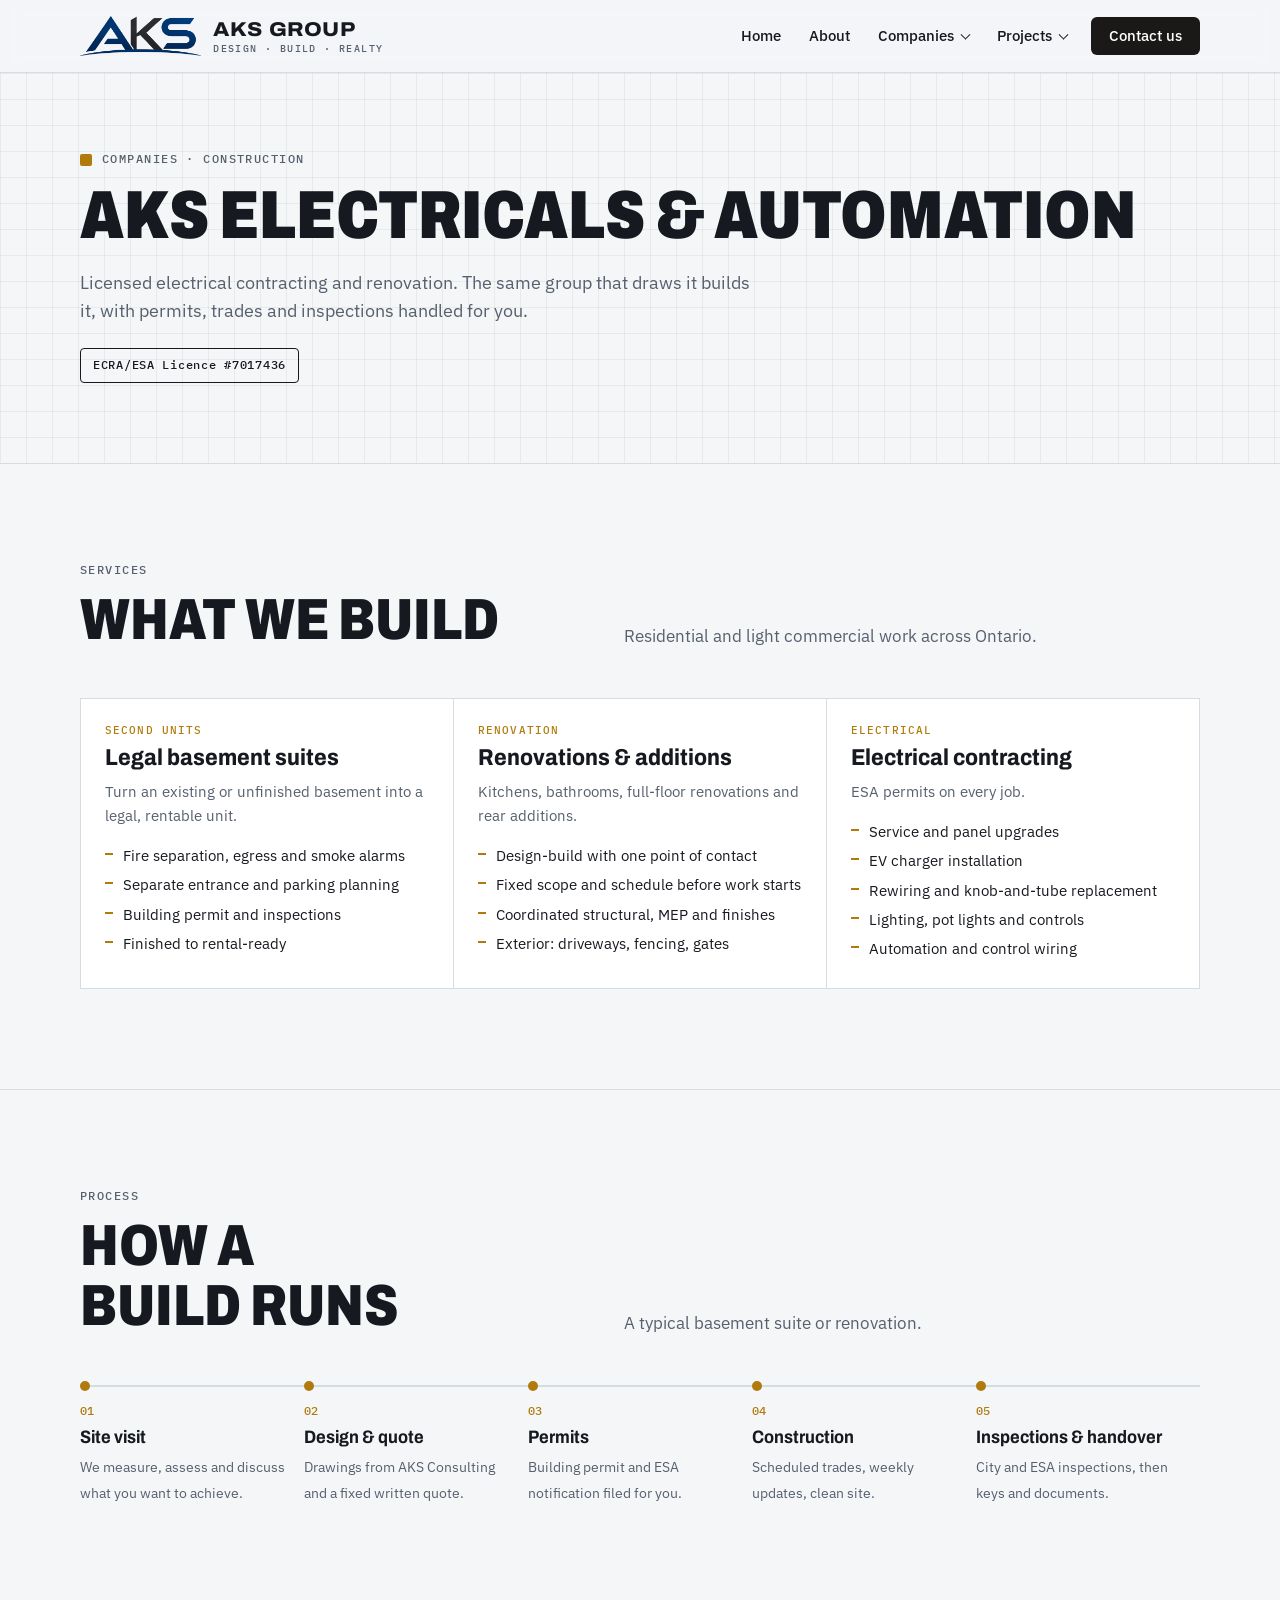
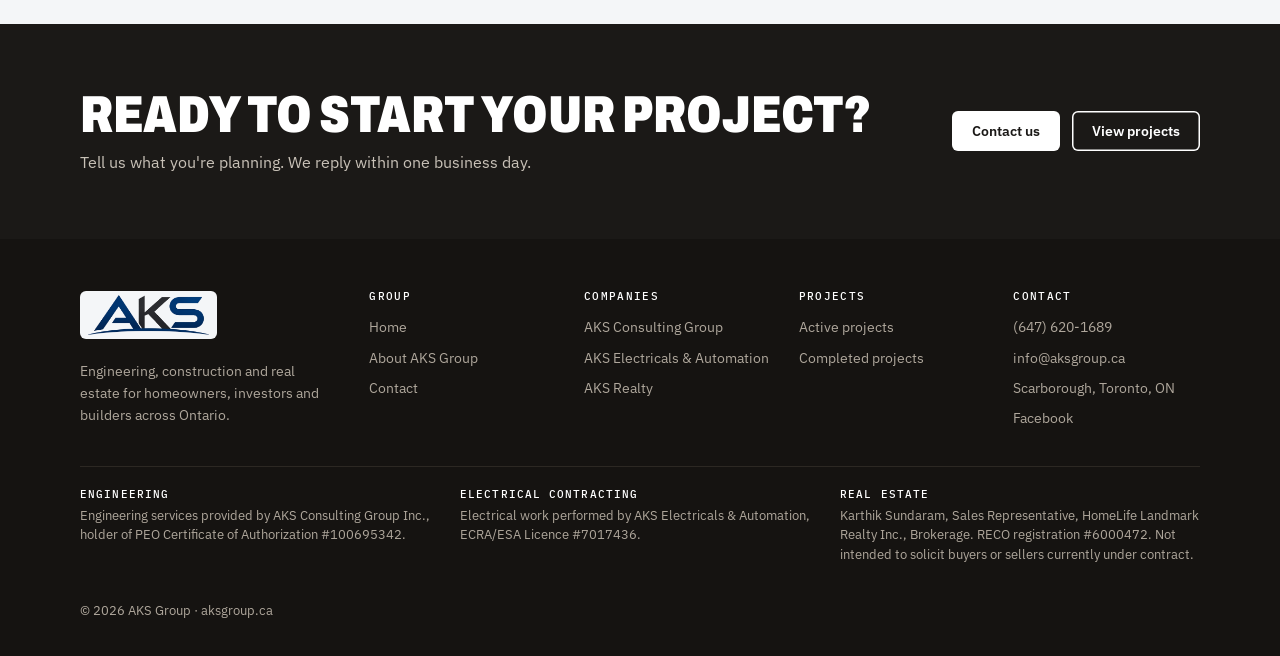
<file: electrical.html>
<!doctype html>
<html lang="en-CA">
<head>
<meta charset="utf-8">
<meta name="viewport" content="width=device-width, initial-scale=1, viewport-fit=cover">
<title>AKS Electricals & Automation | Electrical Contracting & Construction</title>
<meta name="description" content="Licensed electrical contractor (ECRA/ESA #7017436): service upgrades, EV chargers, legal basement suites and renovations in the GTA.">
<link rel="canonical" href="https://www.aksgroup.ca/electrical.html">
<meta property="og:title" content="AKS Electricals & Automation | Electrical Contracting & Construction">
<meta property="og:description" content="Licensed electrical contractor (ECRA/ESA #7017436): service upgrades, EV chargers, legal basement suites and renovations in the GTA.">
<meta property="og:url" content="https://www.aksgroup.ca/electrical.html">
<meta property="og:image" content="https://www.aksgroup.ca/logo.png">
<link rel="icon" type="image/png" href="icon.png">
<link rel="apple-touch-icon" href="icon.png">
<link rel="preconnect" href="https://fonts.googleapis.com">
<link rel="preconnect" href="https://fonts.gstatic.com" crossorigin>
<link rel="stylesheet" href="https://fonts.googleapis.com/css2?family=Archivo:wdth,wght@62..125,400..900&family=IBM+Plex+Sans:wght@400;500;600&family=IBM+Plex+Mono:wght@400;500&display=swap">
<link rel="stylesheet" href="styles.css">
</head>
<body>
<header class="top" id="hdr">
  <div class="wrap">
    <a class="brand" href="index.html" aria-label="AKS Group home">
      <span class="logo"><img src="logo.png" alt="AKS Group logo" width="121" height="40"></span>
      <div><b>AKS GROUP</b><small>DESIGN · BUILD · REALTY</small></div>
    </a>
    <button class="menu-btn" type="button" aria-expanded="false" aria-controls="nav">Menu</button>
    <nav class="main" id="nav" aria-label="Main">
      <a href="index.html">Home</a>
      <a href="about.html">About</a>
      <div class="dd"><button type="button">Companies</button>
        <div class="panel">
          <a href="engineering.html"><b>AKS Consulting Group Inc.</b><span>MEP engineering design</span></a>
          <a href="electrical.html"><b>AKS Electricals &amp; Automation</b><span>Electrical contracting &amp; construction</span></a>
          <a href="realty.html"><b>AKS Realty</b><span>Buying, selling &amp; investing</span></a>
        </div>
      </div>
      <div class="dd"><button type="button">Projects</button>
        <div class="panel">
          <a href="projects.html#active"><b>Active projects</b><span>Currently in design or construction</span></a>
          <a href="projects.html#completed"><b>Completed projects</b><span>Delivered and closed out</span></a>
        </div>
      </div>
      <a class="btn" href="contact.html">Contact us</a>
    </nav>
  </div>
</header>
<main>
<section class="pagehead"><div class="wrap"><span class="eyebrow"><span class="co" style="background:var(--elec)"></span>Companies · Construction</span><h1>AKS Electricals &amp; Automation</h1>
<p>Licensed electrical contracting and renovation. The same group that draws it builds it, with permits, trades and inspections handled for you.</p>
<span class="lic">ECRA/ESA Licence #7017436</span></div></section>
<section class="sec c-elec"><div class="wrap">
  <div class="sec-head"><div><span class="eyebrow">Services</span><h2>What we build</h2></div><p>Residential and light commercial work across Ontario.</p></div>
  <div class="svc">
    <article><span class="tag">Second units</span><h3>Legal basement suites</h3><p>Turn an existing or unfinished basement into a legal, rentable unit.</p>
      <ul><li>Fire separation, egress and smoke alarms</li><li>Separate entrance and parking planning</li><li>Building permit and inspections</li><li>Finished to rental-ready</li></ul></article>
    <article><span class="tag">Renovation</span><h3>Renovations &amp; additions</h3><p>Kitchens, bathrooms, full-floor renovations and rear additions.</p>
      <ul><li>Design-build with one point of contact</li><li>Fixed scope and schedule before work starts</li><li>Coordinated structural, MEP and finishes</li><li>Exterior: driveways, fencing, gates</li></ul></article>
    <article><span class="tag">Electrical</span><h3>Electrical contracting</h3><p>ESA permits on every job.</p>
      <ul><li>Service and panel upgrades</li><li>EV charger installation</li><li>Rewiring and knob-and-tube replacement</li><li>Lighting, pot lights and controls</li><li>Automation and control wiring</li></ul></article>
  </div>
</div></section>
<section class="sec c-elec"><div class="wrap">
  <div class="sec-head"><div><span class="eyebrow">Process</span><h2>How a build runs</h2></div><p>A typical basement suite or renovation.</p></div>
  <ol class="process">
    <li><b>Site visit</b><span>We measure, assess and discuss what you want to achieve.</span></li>
    <li><b>Design &amp; quote</b><span>Drawings from AKS Consulting and a fixed written quote.</span></li>
    <li><b>Permits</b><span>Building permit and ESA notification filed for you.</span></li>
    <li><b>Construction</b><span>Scheduled trades, weekly updates, clean site.</span></li>
    <li><b>Inspections &amp; handover</b><span>City and ESA inspections, then keys and documents.</span></li>
  </ol>
</div></section>
<section class="cta"><div class="wrap">
  <div><h2>Ready to start your project?</h2><p>Tell us what you're planning. We reply within one business day.</p></div>
  <div class="row"><a class="btn light" href="contact.html">Contact us</a><a class="btn line" href="projects.html">View projects</a></div>
</div></section></main>
<footer><div class="wrap">
  <div class="cols">
    <div class="fl"><img src="logo.png" alt="AKS Group" width="145" height="48"><p>Engineering, construction and real estate for homeowners, investors and builders across Ontario.</p></div>
    <div><h4>Group</h4><ul><li><a href="index.html">Home</a></li><li><a href="about.html">About AKS Group</a></li><li><a href="contact.html">Contact</a></li></ul></div>
    <div><h4>Companies</h4><ul><li><a href="engineering.html">AKS Consulting Group</a></li><li><a href="electrical.html">AKS Electricals &amp; Automation</a></li><li><a href="realty.html">AKS Realty</a></li></ul></div>
    <div><h4>Projects</h4><ul><li><a href="projects.html#active">Active projects</a></li><li><a href="projects.html#completed">Completed projects</a></li></ul></div>
    <div><h4>Contact</h4><ul><li>(647) 620-1689</li><li>info@aksgroup.ca</li><li>Scarborough, Toronto, ON</li><li><a href="https://www.facebook.com/Keenkarthik.Sundaram" target="_blank" rel="noopener">Facebook</a></li></ul></div>
  </div>
  <div class="legal">
    <div><b>Engineering</b>Engineering services provided by AKS Consulting Group Inc., holder of PEO Certificate of Authorization #100695342.</div>
    <div><b>Electrical contracting</b>Electrical work performed by AKS Electricals &amp; Automation, ECRA/ESA Licence #7017436.</div>
    <div><b>Real estate</b>Karthik Sundaram, Sales Representative, HomeLife Landmark Realty Inc., Brokerage. RECO registration #6000472. Not intended to solicit buyers or sellers currently under contract.</div>
  </div>
  <div class="base"><span>© <span class="js-year">2026</span> AKS Group · aksgroup.ca</span></div>
</div></footer>
<script>
const PATHS={
 suite:[["e","AKS Consulting","Site visit & feasibility","Check ceiling height, egress, electrical capacity and parking against City rules."],["e","AKS Consulting","Drawings & permit","MEP design, heat-loss calcs and a permit set submitted to the City."],["b","AKS Electricals","Build","Fire separation, egress, separate HVAC and finishes, with ESA and City inspections."],["r","AKS Realty","Rent it out","Rent guidance and a tenant-ready handover with permits on file."]],
 invest:[["r","AKS Realty","Find the property","Shortlist homes with realistic second-unit potential in your budget."],["e","AKS Consulting","Pre-offer check","Walkthrough of service size, HVAC and layout, with a cost-to-legalize range."],["r","AKS Realty","Offer & close","Negotiate with the renovation numbers already in hand."],["b","AKS Electricals","Legalize & lease","Permit, build and inspect the suite, then lease it."]],
 mep:[["e","AKS Consulting","Scope & fee","Send your architectural set. You get a fixed fee and a schedule."],["e","AKS Consulting","Design & calcs","Electrical, mechanical and plumbing design coordinated with your drawings."],["e","AKS Consulting","Sealed drawings","Stamped drawings and calculations ready for permit submission."],["b","AKS Electricals","Build it (optional)","Our own crew can carry out the electrical scope."]],
 sell:[["r","AKS Realty","Pricing","Comparative market analysis and a clear pricing plan."],["b","AKS Electricals","Pre-listing fixes","Our crew handles repairs and updates that pay back on sale."],["e","AKS Consulting","Document the value","Permits, suite approvals and upgrade records packaged for buyers."],["r","AKS Realty","List & negotiate","Marketing, showings and offer negotiation."]]
};
/* Replace these example entries with real projects and photos. */
const PROJECTS=[
 {s:"completed",co:"Construction",t:"Rouge Forest Cres",loc:"Pickering",d:"Legal basement suite."},
 {s:"completed",co:"Construction",t:"Charterhouse Dr",loc:"Whitby",d:"Legal basement suite."},
 {s:"completed",co:"Construction",t:"Greenvalley Trail",loc:"Oshawa",d:"Legal basement suite."},
 {s:"completed",co:"Construction",t:"Searell Ave",loc:"Ajax",d:"Legal basement suite."},
 {s:"completed",co:"Construction",t:"Lofthouse Dr",loc:"Whitby",d:"Legal basement suite."},
 {s:"completed",co:"Construction",t:"Glendower Circuit",loc:"Scarborough",d:"Legal basement suite."},
 {s:"completed",co:"Construction",t:"Rossland Rd E, Unit #5",loc:"Whitby",d:"Legal basement suite."},
 {s:"completed",co:"Construction",t:"Matthew Murray",loc:"Oshawa",d:"Legal basement suite."},
 {s:"completed",co:"Construction",t:"Scotland Rd",loc:"Scarborough",d:"Panel upgrade / EV charging."},
 {s:"completed",co:"Construction",t:"Scarden Ave",loc:"Scarborough",d:"Panel upgrade / EV charging."},
 {s:"completed",co:"Construction",t:"Havendale Rd",loc:"Scarborough",d:"Panel upgrade / EV charging."},
 {s:"completed",co:"Construction",t:"Glendower Circuit",loc:"Scarborough",d:"Panel upgrade / EV charging."},
 {s:"active",co:"Construction",t:"Noake Cres",loc:"Ajax",d:"Legal basement suite — in progress."},
 {s:"active",co:"Construction",t:"Tracey Court",loc:"Whitby",d:"Legal basement suite — in progress."},
 {s:"active",co:"Construction",t:"Vanier St",loc:"Whitby",d:"Legal basement suite — in progress."}
];
function card(p){return `<article class="pcard no-photo" data-s="${p.s}"><div class="body"><div class="meta"><span class="chip ${p.s==='active'?'st-active':'st-done'}">${p.s==='active'?'Active':'Completed'}</span><span class="chip">${p.co}</span><span class="chip">${p.loc}</span></div><h3>${p.t}</h3><p>${p.d}</p></div></article>`}
function renderProjects(root){
 root.querySelectorAll('.proj[data-limit]').forEach(el=>{el.innerHTML=PROJECTS.slice(0,+el.dataset.limit).map(card).join('')});
 const all=root.querySelector('#proj-all'); if(all) all.innerHTML=PROJECTS.map(card).join('');
}
function filterProjects(f){
 document.querySelectorAll('.filters button').forEach(b=>b.setAttribute('aria-pressed',b.dataset.f===f));
 document.querySelectorAll('#proj-all .pcard').forEach(c=>c.hidden=!(f==='all'||c.dataset.s===f));
}
(function(){
 const d=new Date(), pad=n=>String(n).padStart(2,'0');
 const iso=`${d.getFullYear()}-${pad(d.getMonth()+1)}-${pad(d.getDate())}`;
 document.querySelectorAll('#tb-date').forEach(el=>el.textContent=iso);
 document.querySelectorAll('.js-year').forEach(el=>el.textContent=d.getFullYear());
})();
document.addEventListener('click',e=>{
 const t=e.target.closest('.tabs button'); if(t) showPath(t.dataset.k);
 const f=e.target.closest('.filters button'); if(f) filterProjects(f.dataset.f);
 const m=e.target.closest('.menu-btn'); if(m){const h=document.getElementById('hdr');const o=h.classList.toggle('open');m.setAttribute('aria-expanded',o)}
 else if(e.target.closest('nav.main a')){document.getElementById('hdr').classList.remove('open')}
});
function showPath(k){
 const steps=document.getElementById('steps'); if(!steps) return;
 document.querySelectorAll('.tabs button').forEach(t=>t.setAttribute('aria-selected',t.dataset.k===k));
 steps.setAttribute('aria-labelledby','t-'+k);
 steps.innerHTML=PATHS[k].map(([c,w,h,p])=>`<li class="${c}"><span class="who">${w}</span><h4>${h}</h4><p>${p}</p></li>`).join('');
}

renderProjects(document); showPath('suite');
if(document.getElementById('proj-all')){const h=location.hash.slice(1);filterProjects(h==='active'||h==='completed'?h:'all');window.addEventListener('hashchange',()=>{const x=location.hash.slice(1);filterProjects(x==='active'||x==='completed'?x:'all')})}
</script>
</body>
</html>
</file>
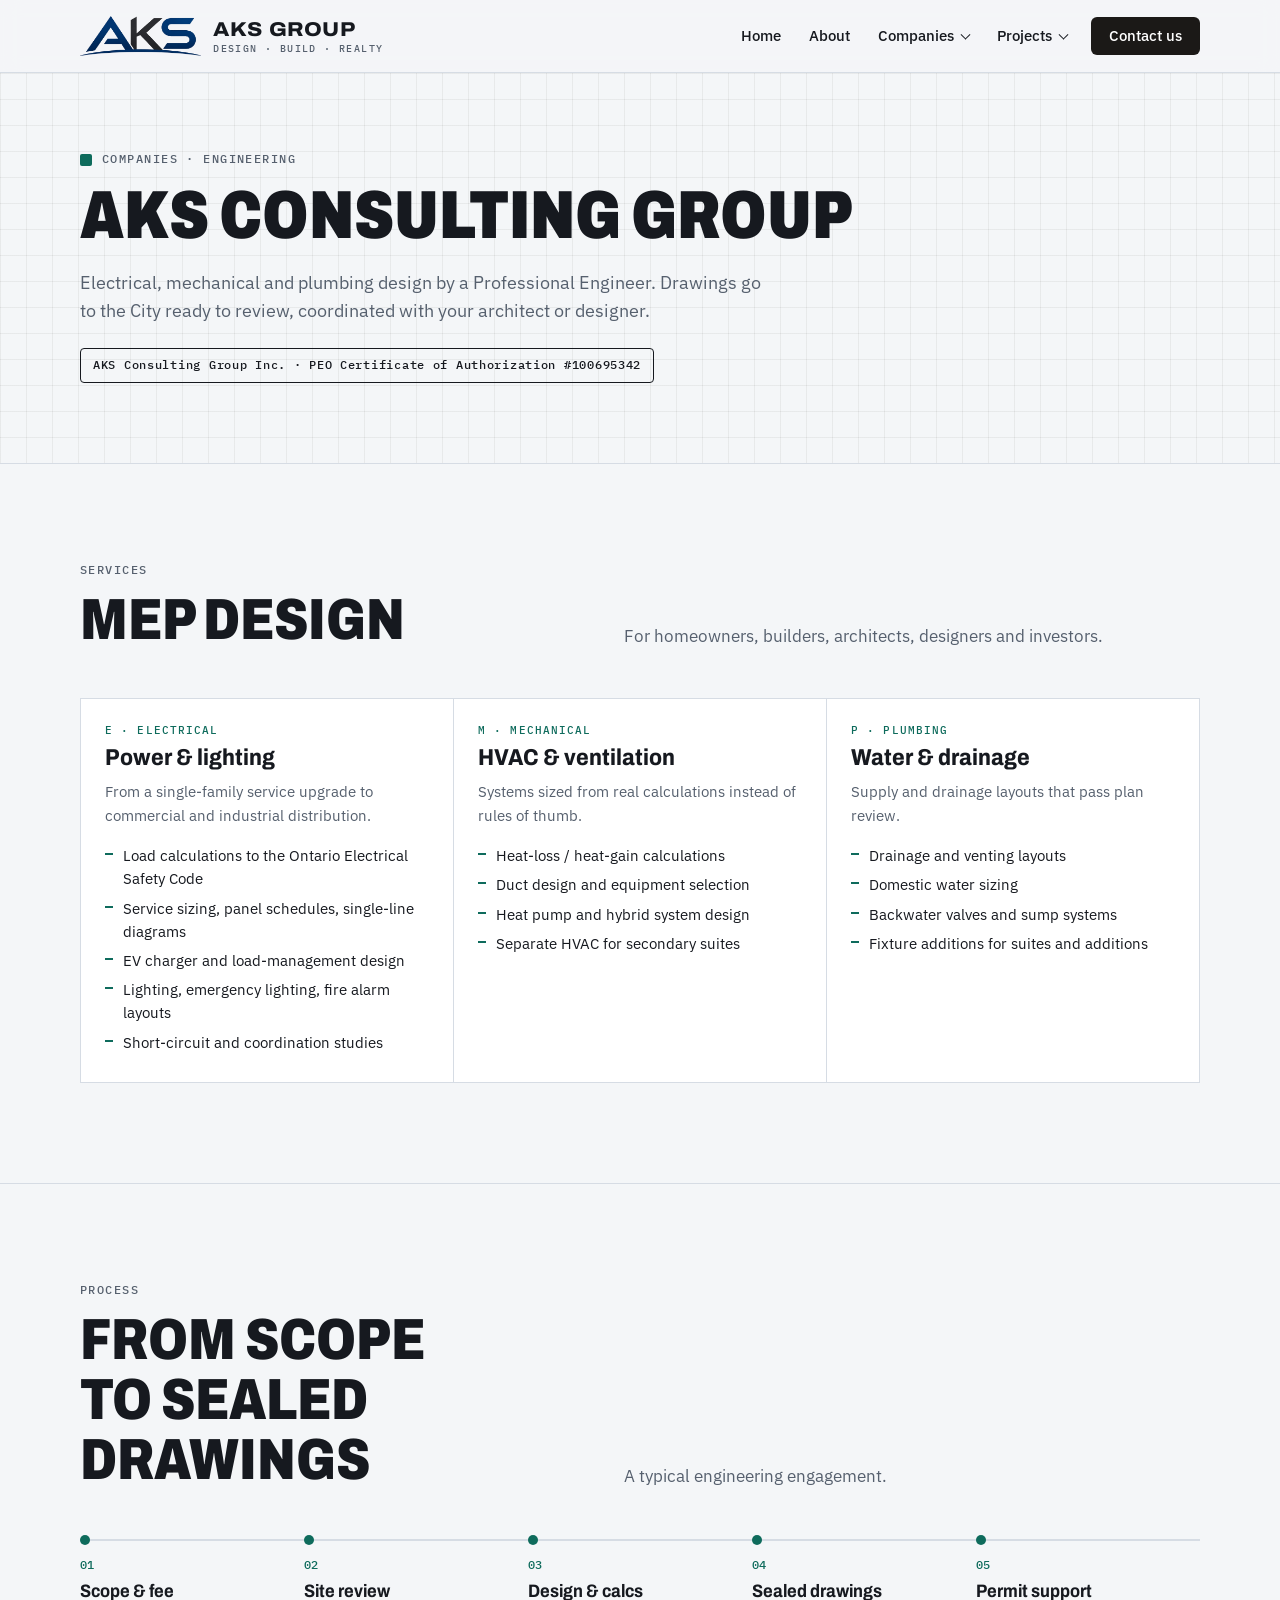
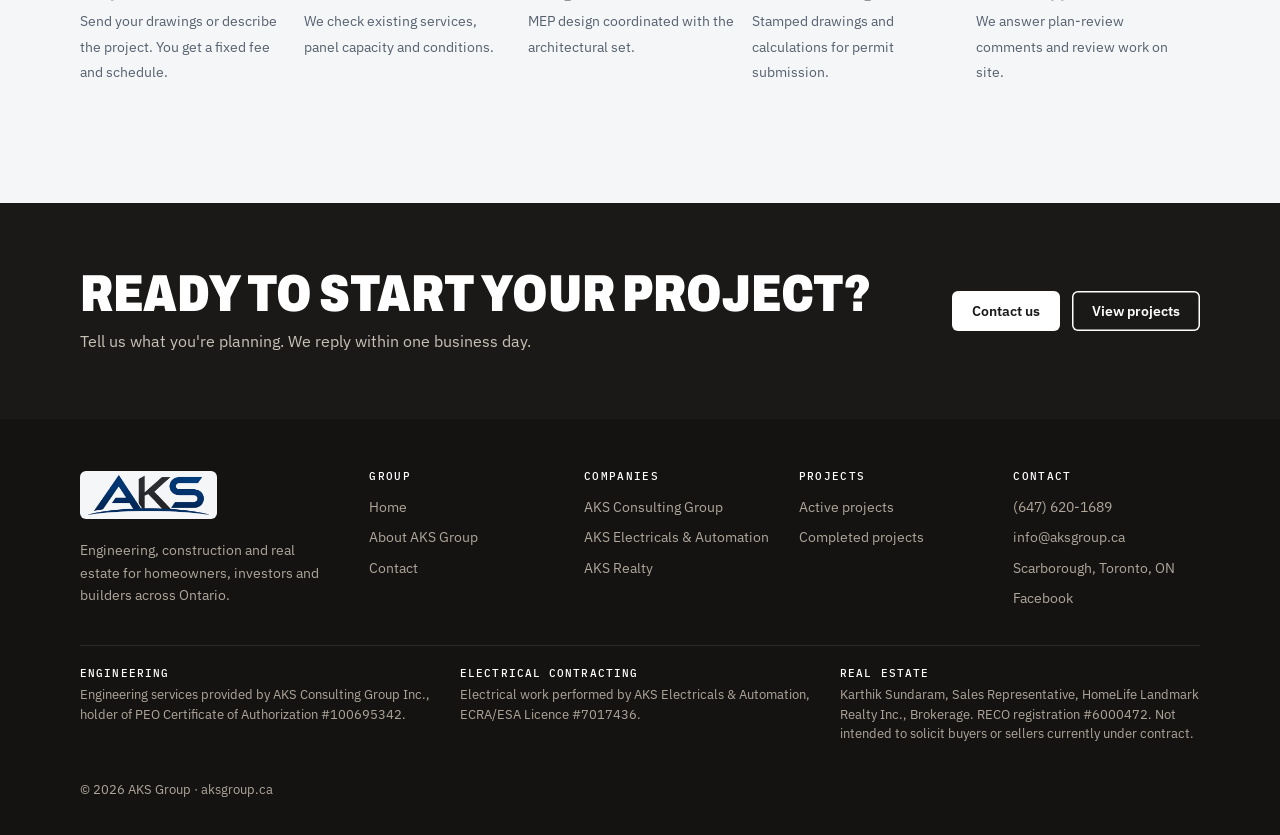
<file: engineering.html>
<!doctype html>
<html lang="en-CA">
<head>
<meta charset="utf-8">
<meta name="viewport" content="width=device-width, initial-scale=1, viewport-fit=cover">
<title>AKS Consulting Group Inc. | MEP Engineering Design</title>
<meta name="description" content="Stamped electrical, mechanical and plumbing design by a Professional Engineer. PEO Certificate of Authorization #100695342.">
<link rel="canonical" href="https://www.aksgroup.ca/engineering.html">
<meta property="og:title" content="AKS Consulting Group Inc. | MEP Engineering Design">
<meta property="og:description" content="Stamped electrical, mechanical and plumbing design by a Professional Engineer. PEO Certificate of Authorization #100695342.">
<meta property="og:url" content="https://www.aksgroup.ca/engineering.html">
<meta property="og:image" content="https://www.aksgroup.ca/logo.png">
<link rel="icon" type="image/png" href="icon.png">
<link rel="apple-touch-icon" href="icon.png">
<link rel="preconnect" href="https://fonts.googleapis.com">
<link rel="preconnect" href="https://fonts.gstatic.com" crossorigin>
<link rel="stylesheet" href="https://fonts.googleapis.com/css2?family=Archivo:wdth,wght@62..125,400..900&family=IBM+Plex+Sans:wght@400;500;600&family=IBM+Plex+Mono:wght@400;500&display=swap">
<link rel="stylesheet" href="styles.css">
</head>
<body>
<header class="top" id="hdr">
  <div class="wrap">
    <a class="brand" href="index.html" aria-label="AKS Group home">
      <span class="logo"><img src="logo.png" alt="AKS Group logo" width="121" height="40"></span>
      <div><b>AKS GROUP</b><small>DESIGN · BUILD · REALTY</small></div>
    </a>
    <button class="menu-btn" type="button" aria-expanded="false" aria-controls="nav">Menu</button>
    <nav class="main" id="nav" aria-label="Main">
      <a href="index.html">Home</a>
      <a href="about.html">About</a>
      <div class="dd"><button type="button">Companies</button>
        <div class="panel">
          <a href="engineering.html"><b>AKS Consulting Group Inc.</b><span>MEP engineering design</span></a>
          <a href="electrical.html"><b>AKS Electricals &amp; Automation</b><span>Electrical contracting &amp; construction</span></a>
          <a href="realty.html"><b>AKS Realty</b><span>Buying, selling &amp; investing</span></a>
        </div>
      </div>
      <div class="dd"><button type="button">Projects</button>
        <div class="panel">
          <a href="projects.html#active"><b>Active projects</b><span>Currently in design or construction</span></a>
          <a href="projects.html#completed"><b>Completed projects</b><span>Delivered and closed out</span></a>
        </div>
      </div>
      <a class="btn" href="contact.html">Contact us</a>
    </nav>
  </div>
</header>
<main>
<section class="pagehead"><div class="wrap"><span class="eyebrow"><span class="co" style="background:var(--eng)"></span>Companies · Engineering</span><h1>AKS Consulting Group</h1>
<p>Electrical, mechanical and plumbing design by a Professional Engineer. Drawings go to the City ready to review, coordinated with your architect or designer.</p>
<span class="lic">AKS Consulting Group Inc. · PEO Certificate of Authorization #100695342</span></div></section>
<section class="sec c-eng"><div class="wrap">
  <div class="sec-head"><div><span class="eyebrow">Services</span><h2>MEP design</h2></div><p>For homeowners, builders, architects, designers and investors.</p></div>
  <div class="svc">
    <article><span class="tag">E · Electrical</span><h3>Power &amp; lighting</h3><p>From a single-family service upgrade to commercial and industrial distribution.</p>
      <ul><li>Load calculations to the Ontario Electrical Safety Code</li><li>Service sizing, panel schedules, single-line diagrams</li><li>EV charger and load-management design</li><li>Lighting, emergency lighting, fire alarm layouts</li><li>Short-circuit and coordination studies</li></ul></article>
    <article><span class="tag">M · Mechanical</span><h3>HVAC &amp; ventilation</h3><p>Systems sized from real calculations instead of rules of thumb.</p>
      <ul><li>Heat-loss / heat-gain calculations</li><li>Duct design and equipment selection</li><li>Heat pump and hybrid system design</li><li>Separate HVAC for secondary suites</li></ul></article>
    <article><span class="tag">P · Plumbing</span><h3>Water &amp; drainage</h3><p>Supply and drainage layouts that pass plan review.</p>
      <ul><li>Drainage and venting layouts</li><li>Domestic water sizing</li><li>Backwater valves and sump systems</li><li>Fixture additions for suites and additions</li></ul></article>
  </div>
</div></section>
<section class="sec c-eng"><div class="wrap">
  <div class="sec-head"><div><span class="eyebrow">Process</span><h2>From scope to sealed drawings</h2></div><p>A typical engineering engagement.</p></div>
  <ol class="process">
    <li><b>Scope &amp; fee</b><span>Send your drawings or describe the project. You get a fixed fee and schedule.</span></li>
    <li><b>Site review</b><span>We check existing services, panel capacity and conditions.</span></li>
    <li><b>Design &amp; calcs</b><span>MEP design coordinated with the architectural set.</span></li>
    <li><b>Sealed drawings</b><span>Stamped drawings and calculations for permit submission.</span></li>
    <li><b>Permit support</b><span>We answer plan-review comments and review work on site.</span></li>
  </ol>
</div></section>
<section class="cta"><div class="wrap">
  <div><h2>Ready to start your project?</h2><p>Tell us what you're planning. We reply within one business day.</p></div>
  <div class="row"><a class="btn light" href="contact.html">Contact us</a><a class="btn line" href="projects.html">View projects</a></div>
</div></section></main>
<footer><div class="wrap">
  <div class="cols">
    <div class="fl"><img src="logo.png" alt="AKS Group" width="145" height="48"><p>Engineering, construction and real estate for homeowners, investors and builders across Ontario.</p></div>
    <div><h4>Group</h4><ul><li><a href="index.html">Home</a></li><li><a href="about.html">About AKS Group</a></li><li><a href="contact.html">Contact</a></li></ul></div>
    <div><h4>Companies</h4><ul><li><a href="engineering.html">AKS Consulting Group</a></li><li><a href="electrical.html">AKS Electricals &amp; Automation</a></li><li><a href="realty.html">AKS Realty</a></li></ul></div>
    <div><h4>Projects</h4><ul><li><a href="projects.html#active">Active projects</a></li><li><a href="projects.html#completed">Completed projects</a></li></ul></div>
    <div><h4>Contact</h4><ul><li>(647) 620-1689</li><li>info@aksgroup.ca</li><li>Scarborough, Toronto, ON</li><li><a href="https://www.facebook.com/Keenkarthik.Sundaram" target="_blank" rel="noopener">Facebook</a></li></ul></div>
  </div>
  <div class="legal">
    <div><b>Engineering</b>Engineering services provided by AKS Consulting Group Inc., holder of PEO Certificate of Authorization #100695342.</div>
    <div><b>Electrical contracting</b>Electrical work performed by AKS Electricals &amp; Automation, ECRA/ESA Licence #7017436.</div>
    <div><b>Real estate</b>Karthik Sundaram, Sales Representative, HomeLife Landmark Realty Inc., Brokerage. RECO registration #6000472. Not intended to solicit buyers or sellers currently under contract.</div>
  </div>
  <div class="base"><span>© <span class="js-year">2026</span> AKS Group · aksgroup.ca</span></div>
</div></footer>
<script>
const PATHS={
 suite:[["e","AKS Consulting","Site visit & feasibility","Check ceiling height, egress, electrical capacity and parking against City rules."],["e","AKS Consulting","Drawings & permit","MEP design, heat-loss calcs and a permit set submitted to the City."],["b","AKS Electricals","Build","Fire separation, egress, separate HVAC and finishes, with ESA and City inspections."],["r","AKS Realty","Rent it out","Rent guidance and a tenant-ready handover with permits on file."]],
 invest:[["r","AKS Realty","Find the property","Shortlist homes with realistic second-unit potential in your budget."],["e","AKS Consulting","Pre-offer check","Walkthrough of service size, HVAC and layout, with a cost-to-legalize range."],["r","AKS Realty","Offer & close","Negotiate with the renovation numbers already in hand."],["b","AKS Electricals","Legalize & lease","Permit, build and inspect the suite, then lease it."]],
 mep:[["e","AKS Consulting","Scope & fee","Send your architectural set. You get a fixed fee and a schedule."],["e","AKS Consulting","Design & calcs","Electrical, mechanical and plumbing design coordinated with your drawings."],["e","AKS Consulting","Sealed drawings","Stamped drawings and calculations ready for permit submission."],["b","AKS Electricals","Build it (optional)","Our own crew can carry out the electrical scope."]],
 sell:[["r","AKS Realty","Pricing","Comparative market analysis and a clear pricing plan."],["b","AKS Electricals","Pre-listing fixes","Our crew handles repairs and updates that pay back on sale."],["e","AKS Consulting","Document the value","Permits, suite approvals and upgrade records packaged for buyers."],["r","AKS Realty","List & negotiate","Marketing, showings and offer negotiation."]]
};
/* Replace these example entries with real projects and photos. */
const PROJECTS=[
 {s:"completed",co:"Construction",t:"Rouge Forest Cres",loc:"Pickering",d:"Legal basement suite."},
 {s:"completed",co:"Construction",t:"Charterhouse Dr",loc:"Whitby",d:"Legal basement suite."},
 {s:"completed",co:"Construction",t:"Greenvalley Trail",loc:"Oshawa",d:"Legal basement suite."},
 {s:"completed",co:"Construction",t:"Searell Ave",loc:"Ajax",d:"Legal basement suite."},
 {s:"completed",co:"Construction",t:"Lofthouse Dr",loc:"Whitby",d:"Legal basement suite."},
 {s:"completed",co:"Construction",t:"Glendower Circuit",loc:"Scarborough",d:"Legal basement suite."},
 {s:"completed",co:"Construction",t:"Rossland Rd E, Unit #5",loc:"Whitby",d:"Legal basement suite."},
 {s:"completed",co:"Construction",t:"Matthew Murray",loc:"Oshawa",d:"Legal basement suite."},
 {s:"completed",co:"Construction",t:"Scotland Rd",loc:"Scarborough",d:"Panel upgrade / EV charging."},
 {s:"completed",co:"Construction",t:"Scarden Ave",loc:"Scarborough",d:"Panel upgrade / EV charging."},
 {s:"completed",co:"Construction",t:"Havendale Rd",loc:"Scarborough",d:"Panel upgrade / EV charging."},
 {s:"completed",co:"Construction",t:"Glendower Circuit",loc:"Scarborough",d:"Panel upgrade / EV charging."},
 {s:"active",co:"Construction",t:"Noake Cres",loc:"Ajax",d:"Legal basement suite — in progress."},
 {s:"active",co:"Construction",t:"Tracey Court",loc:"Whitby",d:"Legal basement suite — in progress."},
 {s:"active",co:"Construction",t:"Vanier St",loc:"Whitby",d:"Legal basement suite — in progress."}
];
function card(p){return `<article class="pcard no-photo" data-s="${p.s}"><div class="body"><div class="meta"><span class="chip ${p.s==='active'?'st-active':'st-done'}">${p.s==='active'?'Active':'Completed'}</span><span class="chip">${p.co}</span><span class="chip">${p.loc}</span></div><h3>${p.t}</h3><p>${p.d}</p></div></article>`}
function renderProjects(root){
 root.querySelectorAll('.proj[data-limit]').forEach(el=>{el.innerHTML=PROJECTS.slice(0,+el.dataset.limit).map(card).join('')});
 const all=root.querySelector('#proj-all'); if(all) all.innerHTML=PROJECTS.map(card).join('');
}
function filterProjects(f){
 document.querySelectorAll('.filters button').forEach(b=>b.setAttribute('aria-pressed',b.dataset.f===f));
 document.querySelectorAll('#proj-all .pcard').forEach(c=>c.hidden=!(f==='all'||c.dataset.s===f));
}
(function(){
 const d=new Date(), pad=n=>String(n).padStart(2,'0');
 const iso=`${d.getFullYear()}-${pad(d.getMonth()+1)}-${pad(d.getDate())}`;
 document.querySelectorAll('#tb-date').forEach(el=>el.textContent=iso);
 document.querySelectorAll('.js-year').forEach(el=>el.textContent=d.getFullYear());
})();
document.addEventListener('click',e=>{
 const t=e.target.closest('.tabs button'); if(t) showPath(t.dataset.k);
 const f=e.target.closest('.filters button'); if(f) filterProjects(f.dataset.f);
 const m=e.target.closest('.menu-btn'); if(m){const h=document.getElementById('hdr');const o=h.classList.toggle('open');m.setAttribute('aria-expanded',o)}
 else if(e.target.closest('nav.main a')){document.getElementById('hdr').classList.remove('open')}
});
function showPath(k){
 const steps=document.getElementById('steps'); if(!steps) return;
 document.querySelectorAll('.tabs button').forEach(t=>t.setAttribute('aria-selected',t.dataset.k===k));
 steps.setAttribute('aria-labelledby','t-'+k);
 steps.innerHTML=PATHS[k].map(([c,w,h,p])=>`<li class="${c}"><span class="who">${w}</span><h4>${h}</h4><p>${p}</p></li>`).join('');
}

renderProjects(document); showPath('suite');
if(document.getElementById('proj-all')){const h=location.hash.slice(1);filterProjects(h==='active'||h==='completed'?h:'all');window.addEventListener('hashchange',()=>{const x=location.hash.slice(1);filterProjects(x==='active'||x==='completed'?x:'all')})}
</script>
</body>
</html>
</file>
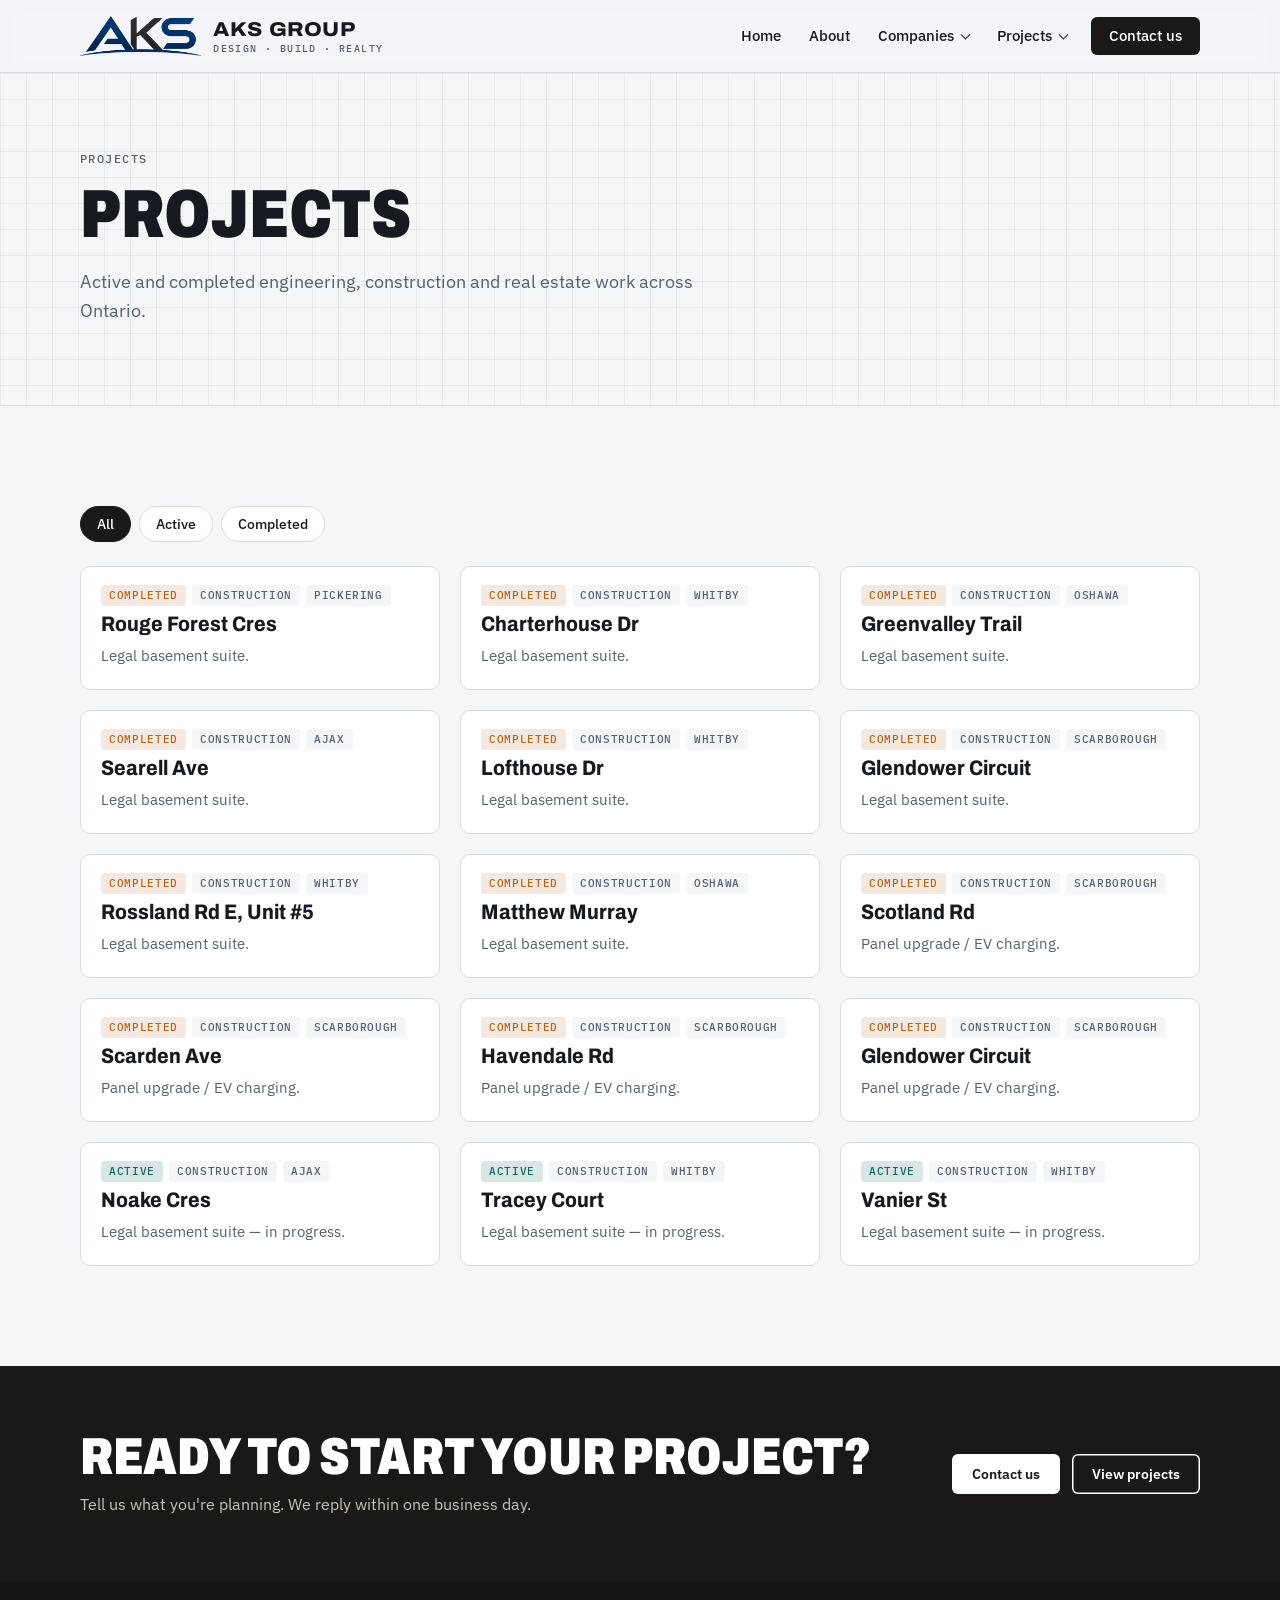
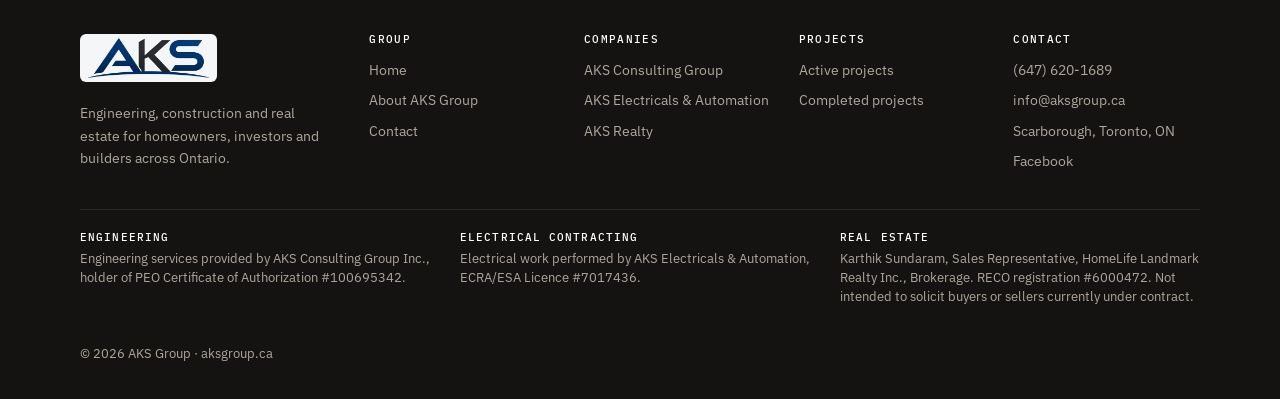
<file: projects.html>
<!doctype html>
<html lang="en-CA">
<head>
<meta charset="utf-8">
<meta name="viewport" content="width=device-width, initial-scale=1, viewport-fit=cover">
<title>Projects | AKS Group</title>
<meta name="description" content="Active and completed engineering, construction and real estate projects by AKS Group.">
<link rel="canonical" href="https://www.aksgroup.ca/projects.html">
<meta property="og:title" content="Projects | AKS Group">
<meta property="og:description" content="Active and completed engineering, construction and real estate projects by AKS Group.">
<meta property="og:url" content="https://www.aksgroup.ca/projects.html">
<meta property="og:image" content="https://www.aksgroup.ca/logo.png">
<link rel="icon" type="image/png" href="icon.png">
<link rel="apple-touch-icon" href="icon.png">
<link rel="preconnect" href="https://fonts.googleapis.com">
<link rel="preconnect" href="https://fonts.gstatic.com" crossorigin>
<link rel="stylesheet" href="https://fonts.googleapis.com/css2?family=Archivo:wdth,wght@62..125,400..900&family=IBM+Plex+Sans:wght@400;500;600&family=IBM+Plex+Mono:wght@400;500&display=swap">
<link rel="stylesheet" href="styles.css">
</head>
<body>
<header class="top" id="hdr">
  <div class="wrap">
    <a class="brand" href="index.html" aria-label="AKS Group home">
      <span class="logo"><img src="logo.png" alt="AKS Group logo" width="121" height="40"></span>
      <div><b>AKS GROUP</b><small>DESIGN · BUILD · REALTY</small></div>
    </a>
    <button class="menu-btn" type="button" aria-expanded="false" aria-controls="nav">Menu</button>
    <nav class="main" id="nav" aria-label="Main">
      <a href="index.html">Home</a>
      <a href="about.html">About</a>
      <div class="dd"><button type="button">Companies</button>
        <div class="panel">
          <a href="engineering.html"><b>AKS Consulting Group Inc.</b><span>MEP engineering design</span></a>
          <a href="electrical.html"><b>AKS Electricals &amp; Automation</b><span>Electrical contracting &amp; construction</span></a>
          <a href="realty.html"><b>AKS Realty</b><span>Buying, selling &amp; investing</span></a>
        </div>
      </div>
      <div class="dd"><button type="button">Projects</button>
        <div class="panel">
          <a href="projects.html#active"><b>Active projects</b><span>Currently in design or construction</span></a>
          <a href="projects.html#completed"><b>Completed projects</b><span>Delivered and closed out</span></a>
        </div>
      </div>
      <a class="btn" href="contact.html">Contact us</a>
    </nav>
  </div>
</header>
<main>
<section class="pagehead"><div class="wrap"><span class="eyebrow">Projects</span><h1>Projects</h1>
<p>Active and completed engineering, construction and real estate work across Ontario.</p></div></section>
<section class="sec"><div class="wrap">
  <div class="filters" role="group" aria-label="Filter projects">
    <button type="button" data-f="all" aria-pressed="true">All</button>
    <button type="button" data-f="active" aria-pressed="false">Active</button>
    <button type="button" data-f="completed" aria-pressed="false">Completed</button>
  </div>
  <div class="proj" id="proj-all"></div>
</div></section>
<section class="cta"><div class="wrap">
  <div><h2>Ready to start your project?</h2><p>Tell us what you're planning. We reply within one business day.</p></div>
  <div class="row"><a class="btn light" href="contact.html">Contact us</a><a class="btn line" href="projects.html">View projects</a></div>
</div></section></main>
<footer><div class="wrap">
  <div class="cols">
    <div class="fl"><img src="logo.png" alt="AKS Group" width="145" height="48"><p>Engineering, construction and real estate for homeowners, investors and builders across Ontario.</p></div>
    <div><h4>Group</h4><ul><li><a href="index.html">Home</a></li><li><a href="about.html">About AKS Group</a></li><li><a href="contact.html">Contact</a></li></ul></div>
    <div><h4>Companies</h4><ul><li><a href="engineering.html">AKS Consulting Group</a></li><li><a href="electrical.html">AKS Electricals &amp; Automation</a></li><li><a href="realty.html">AKS Realty</a></li></ul></div>
    <div><h4>Projects</h4><ul><li><a href="projects.html#active">Active projects</a></li><li><a href="projects.html#completed">Completed projects</a></li></ul></div>
    <div><h4>Contact</h4><ul><li>(647) 620-1689</li><li>info@aksgroup.ca</li><li>Scarborough, Toronto, ON</li><li><a href="https://www.facebook.com/Keenkarthik.Sundaram" target="_blank" rel="noopener">Facebook</a></li></ul></div>
  </div>
  <div class="legal">
    <div><b>Engineering</b>Engineering services provided by AKS Consulting Group Inc., holder of PEO Certificate of Authorization #100695342.</div>
    <div><b>Electrical contracting</b>Electrical work performed by AKS Electricals &amp; Automation, ECRA/ESA Licence #7017436.</div>
    <div><b>Real estate</b>Karthik Sundaram, Sales Representative, HomeLife Landmark Realty Inc., Brokerage. RECO registration #6000472. Not intended to solicit buyers or sellers currently under contract.</div>
  </div>
  <div class="base"><span>© <span class="js-year">2026</span> AKS Group · aksgroup.ca</span></div>
</div></footer>
<script>
const PATHS={
 suite:[["e","AKS Consulting","Site visit & feasibility","Check ceiling height, egress, electrical capacity and parking against City rules."],["e","AKS Consulting","Drawings & permit","MEP design, heat-loss calcs and a permit set submitted to the City."],["b","AKS Electricals","Build","Fire separation, egress, separate HVAC and finishes, with ESA and City inspections."],["r","AKS Realty","Rent it out","Rent guidance and a tenant-ready handover with permits on file."]],
 invest:[["r","AKS Realty","Find the property","Shortlist homes with realistic second-unit potential in your budget."],["e","AKS Consulting","Pre-offer check","Walkthrough of service size, HVAC and layout, with a cost-to-legalize range."],["r","AKS Realty","Offer & close","Negotiate with the renovation numbers already in hand."],["b","AKS Electricals","Legalize & lease","Permit, build and inspect the suite, then lease it."]],
 mep:[["e","AKS Consulting","Scope & fee","Send your architectural set. You get a fixed fee and a schedule."],["e","AKS Consulting","Design & calcs","Electrical, mechanical and plumbing design coordinated with your drawings."],["e","AKS Consulting","Sealed drawings","Stamped drawings and calculations ready for permit submission."],["b","AKS Electricals","Build it (optional)","Our own crew can carry out the electrical scope."]],
 sell:[["r","AKS Realty","Pricing","Comparative market analysis and a clear pricing plan."],["b","AKS Electricals","Pre-listing fixes","Our crew handles repairs and updates that pay back on sale."],["e","AKS Consulting","Document the value","Permits, suite approvals and upgrade records packaged for buyers."],["r","AKS Realty","List & negotiate","Marketing, showings and offer negotiation."]]
};
/* Replace these example entries with real projects and photos. */
const PROJECTS=[
 {s:"completed",co:"Construction",t:"Rouge Forest Cres",loc:"Pickering",d:"Legal basement suite."},
 {s:"completed",co:"Construction",t:"Charterhouse Dr",loc:"Whitby",d:"Legal basement suite."},
 {s:"completed",co:"Construction",t:"Greenvalley Trail",loc:"Oshawa",d:"Legal basement suite."},
 {s:"completed",co:"Construction",t:"Searell Ave",loc:"Ajax",d:"Legal basement suite."},
 {s:"completed",co:"Construction",t:"Lofthouse Dr",loc:"Whitby",d:"Legal basement suite."},
 {s:"completed",co:"Construction",t:"Glendower Circuit",loc:"Scarborough",d:"Legal basement suite."},
 {s:"completed",co:"Construction",t:"Rossland Rd E, Unit #5",loc:"Whitby",d:"Legal basement suite."},
 {s:"completed",co:"Construction",t:"Matthew Murray",loc:"Oshawa",d:"Legal basement suite."},
 {s:"completed",co:"Construction",t:"Scotland Rd",loc:"Scarborough",d:"Panel upgrade / EV charging."},
 {s:"completed",co:"Construction",t:"Scarden Ave",loc:"Scarborough",d:"Panel upgrade / EV charging."},
 {s:"completed",co:"Construction",t:"Havendale Rd",loc:"Scarborough",d:"Panel upgrade / EV charging."},
 {s:"completed",co:"Construction",t:"Glendower Circuit",loc:"Scarborough",d:"Panel upgrade / EV charging."},
 {s:"active",co:"Construction",t:"Noake Cres",loc:"Ajax",d:"Legal basement suite — in progress."},
 {s:"active",co:"Construction",t:"Tracey Court",loc:"Whitby",d:"Legal basement suite — in progress."},
 {s:"active",co:"Construction",t:"Vanier St",loc:"Whitby",d:"Legal basement suite — in progress."}
];
function card(p){return `<article class="pcard no-photo" data-s="${p.s}"><div class="body"><div class="meta"><span class="chip ${p.s==='active'?'st-active':'st-done'}">${p.s==='active'?'Active':'Completed'}</span><span class="chip">${p.co}</span><span class="chip">${p.loc}</span></div><h3>${p.t}</h3><p>${p.d}</p></div></article>`}
function renderProjects(root){
 root.querySelectorAll('.proj[data-limit]').forEach(el=>{el.innerHTML=PROJECTS.slice(0,+el.dataset.limit).map(card).join('')});
 const all=root.querySelector('#proj-all'); if(all) all.innerHTML=PROJECTS.map(card).join('');
}
function filterProjects(f){
 document.querySelectorAll('.filters button').forEach(b=>b.setAttribute('aria-pressed',b.dataset.f===f));
 document.querySelectorAll('#proj-all .pcard').forEach(c=>c.hidden=!(f==='all'||c.dataset.s===f));
}
(function(){
 const d=new Date(), pad=n=>String(n).padStart(2,'0');
 const iso=`${d.getFullYear()}-${pad(d.getMonth()+1)}-${pad(d.getDate())}`;
 document.querySelectorAll('#tb-date').forEach(el=>el.textContent=iso);
 document.querySelectorAll('.js-year').forEach(el=>el.textContent=d.getFullYear());
})();
document.addEventListener('click',e=>{
 const t=e.target.closest('.tabs button'); if(t) showPath(t.dataset.k);
 const f=e.target.closest('.filters button'); if(f) filterProjects(f.dataset.f);
 const m=e.target.closest('.menu-btn'); if(m){const h=document.getElementById('hdr');const o=h.classList.toggle('open');m.setAttribute('aria-expanded',o)}
 else if(e.target.closest('nav.main a')){document.getElementById('hdr').classList.remove('open')}
});
function showPath(k){
 const steps=document.getElementById('steps'); if(!steps) return;
 document.querySelectorAll('.tabs button').forEach(t=>t.setAttribute('aria-selected',t.dataset.k===k));
 steps.setAttribute('aria-labelledby','t-'+k);
 steps.innerHTML=PATHS[k].map(([c,w,h,p])=>`<li class="${c}"><span class="who">${w}</span><h4>${h}</h4><p>${p}</p></li>`).join('');
}

renderProjects(document); showPath('suite');
if(document.getElementById('proj-all')){const h=location.hash.slice(1);filterProjects(h==='active'||h==='completed'?h:'all');window.addEventListener('hashchange',()=>{const x=location.hash.slice(1);filterProjects(x==='active'||x==='completed'?x:'all')})}
</script>
</body>
</html>
</file>
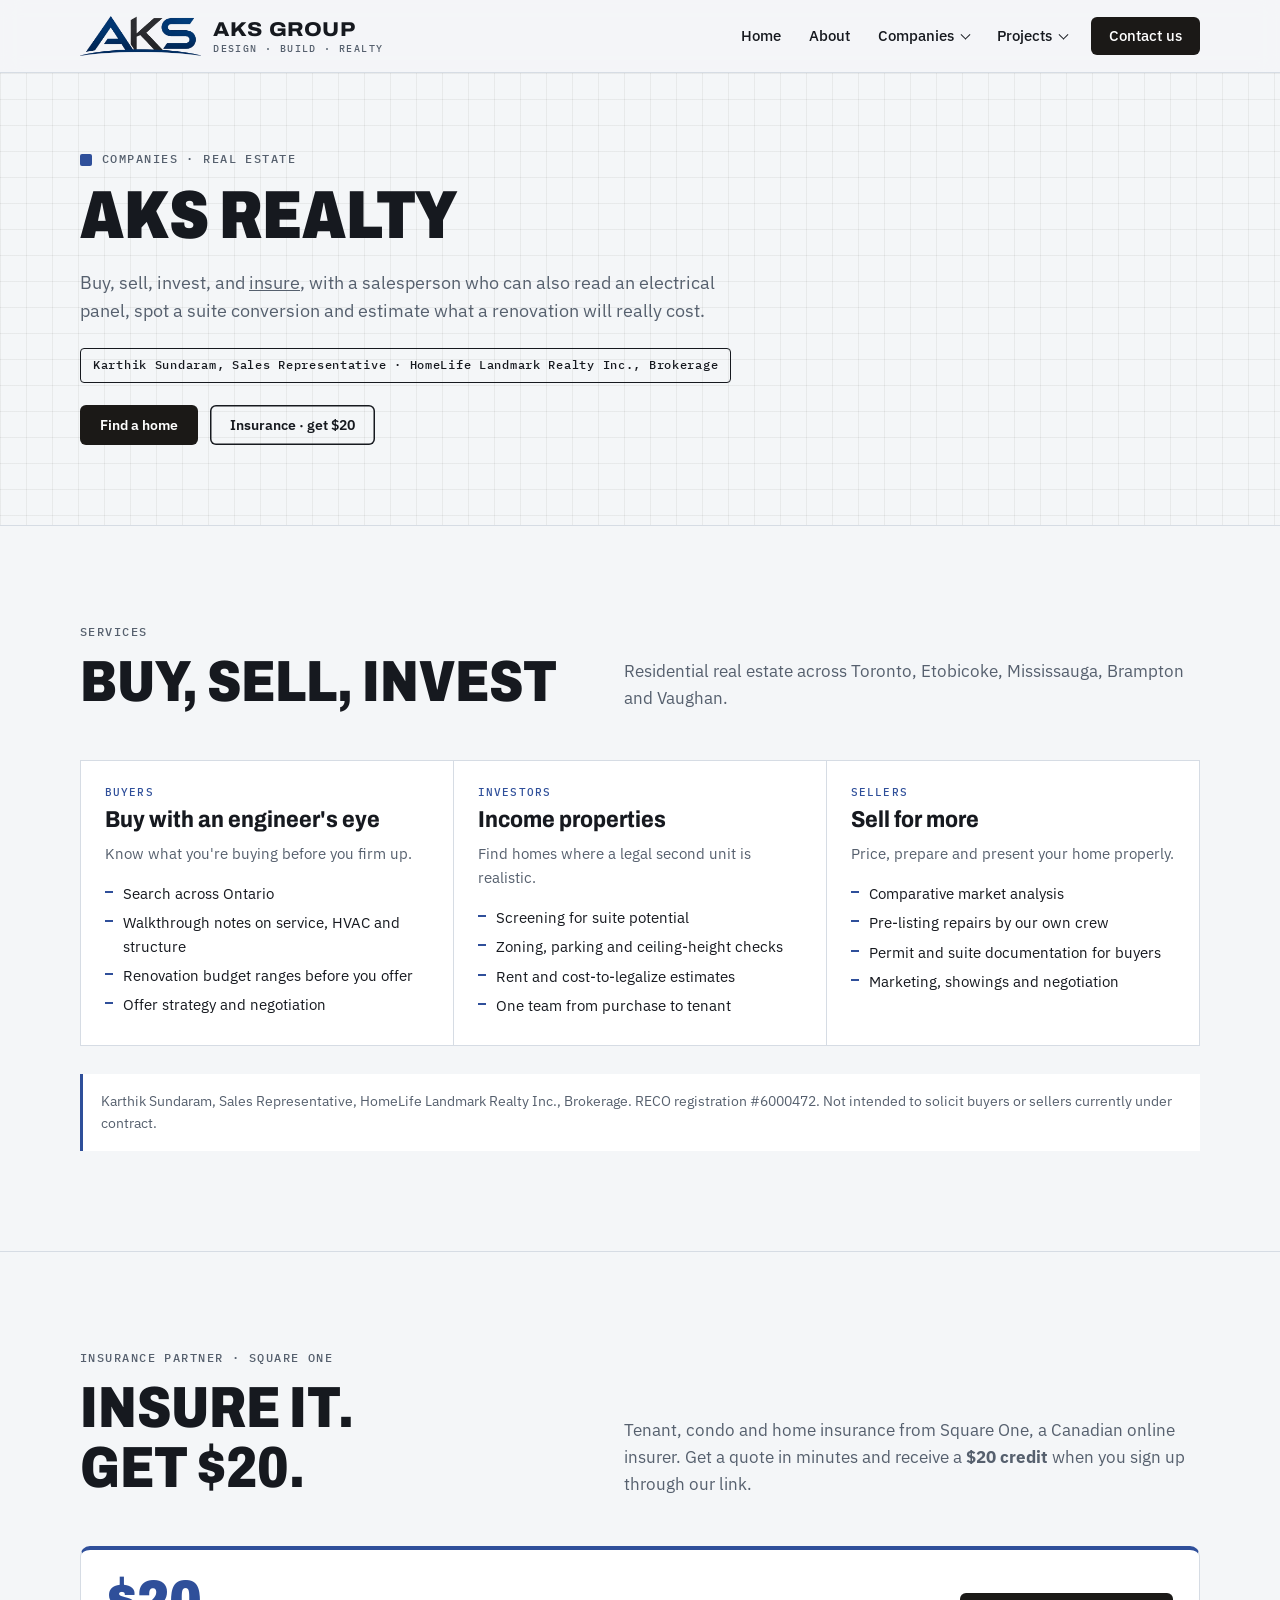
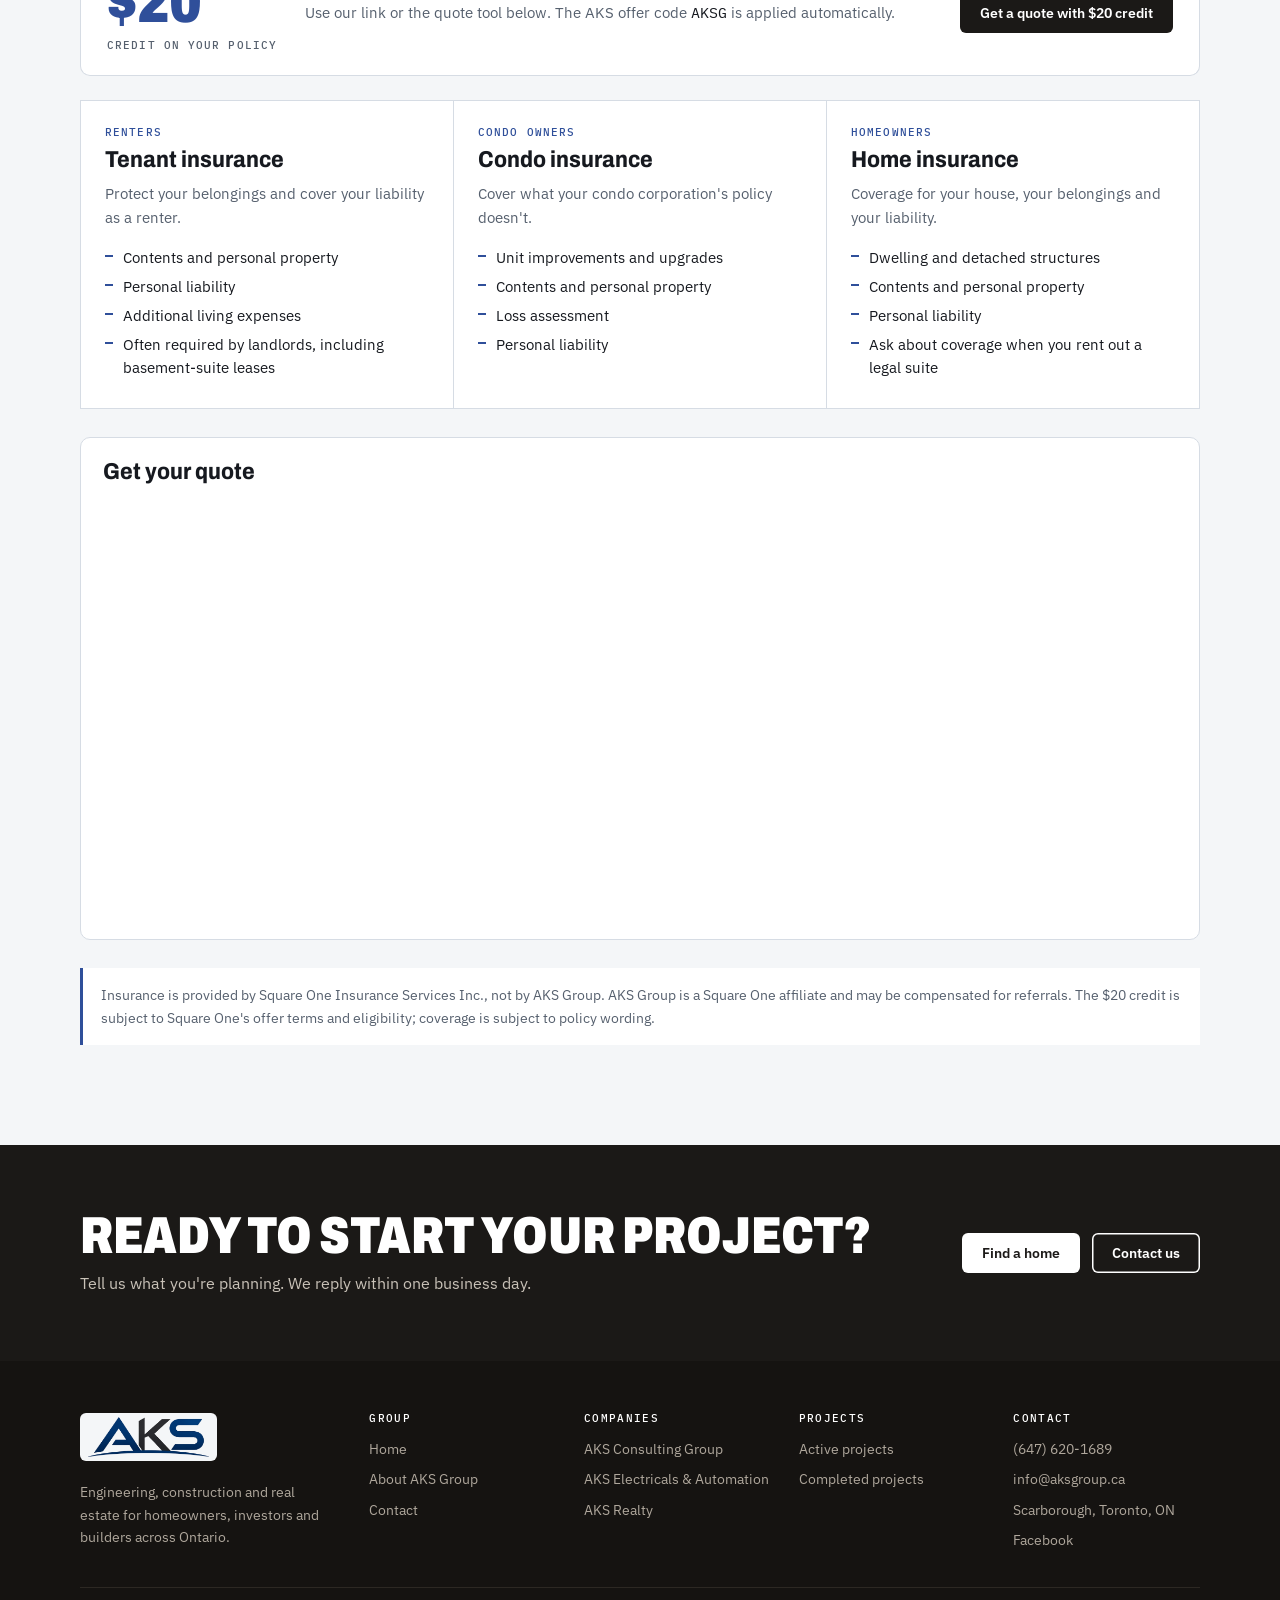
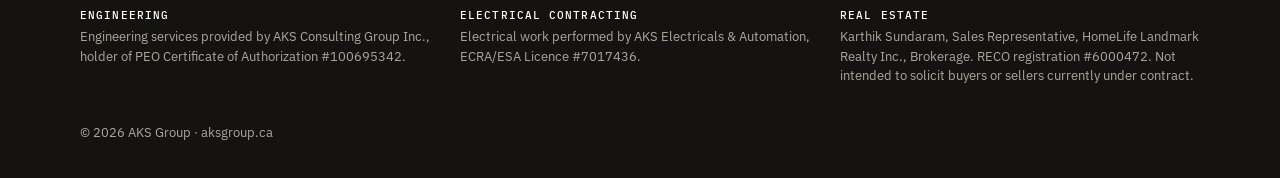
<file: realty.html>
<!doctype html>
<html lang="en-CA">
<head>
<meta charset="utf-8">
<meta name="viewport" content="width=device-width, initial-scale=1, viewport-fit=cover">
<title>AKS Realty | Karthik Sundaram, HomeLife Landmark Realty Inc., Brokerage</title>
<meta name="description" content="Buy, sell, invest or insure (tenant, condo and home insurance with a $20 credit) with Karthik Sundaram, Sales Representative, HomeLife Landmark Realty Inc., Brokerage.">
<link rel="canonical" href="https://www.aksgroup.ca/realty.html">
<meta property="og:title" content="AKS Realty | Karthik Sundaram, HomeLife Landmark Realty Inc., Brokerage">
<meta property="og:description" content="Buy, sell or invest with Karthik Sundaram, Sales Representative, HomeLife Landmark Realty Inc., Brokerage.">
<meta property="og:url" content="https://www.aksgroup.ca/realty.html">
<meta property="og:image" content="https://www.aksgroup.ca/logo.png">
<link rel="icon" type="image/png" href="icon.png">
<link rel="apple-touch-icon" href="icon.png">
<link rel="preconnect" href="https://fonts.googleapis.com">
<link rel="preconnect" href="https://fonts.gstatic.com" crossorigin>
<link rel="stylesheet" href="https://fonts.googleapis.com/css2?family=Archivo:wdth,wght@62..125,400..900&family=IBM+Plex+Sans:wght@400;500;600&family=IBM+Plex+Mono:wght@400;500&display=swap">
<link rel="stylesheet" href="styles.css">
</head>
<body>
<header class="top" id="hdr">
  <div class="wrap">
    <a class="brand" href="index.html" aria-label="AKS Group home">
      <span class="logo"><img src="logo.png" alt="AKS Group logo" width="121" height="40"></span>
      <div><b>AKS GROUP</b><small>DESIGN · BUILD · REALTY</small></div>
    </a>
    <button class="menu-btn" type="button" aria-expanded="false" aria-controls="nav">Menu</button>
    <nav class="main" id="nav" aria-label="Main">
      <a href="index.html">Home</a>
      <a href="about.html">About</a>
      <div class="dd"><button type="button">Companies</button>
        <div class="panel">
          <a href="engineering.html"><b>AKS Consulting Group Inc.</b><span>MEP engineering design</span></a>
          <a href="electrical.html"><b>AKS Electricals &amp; Automation</b><span>Electrical contracting &amp; construction</span></a>
          <a href="realty.html"><b>AKS Realty</b><span>Buying, selling &amp; investing</span></a>
        </div>
      </div>
      <div class="dd"><button type="button">Projects</button>
        <div class="panel">
          <a href="projects.html#active"><b>Active projects</b><span>Currently in design or construction</span></a>
          <a href="projects.html#completed"><b>Completed projects</b><span>Delivered and closed out</span></a>
        </div>
      </div>
      <a class="btn" href="contact.html">Contact us</a>
    </nav>
  </div>
</header>
<main>
<section class="pagehead"><div class="wrap"><span class="eyebrow"><span class="co" style="background:var(--realty)"></span>Companies · Real estate</span><h1>AKS Realty</h1>
<p>Buy, sell, invest, and <a href="#insurance">insure</a>, with a salesperson who can also read an electrical panel, spot a suite conversion and estimate what a renovation will really cost.</p>
<span class="lic">Karthik Sundaram, Sales Representative · HomeLife Landmark Realty Inc., Brokerage</span>
<div style="margin-top:22px;display:flex;gap:12px;flex-wrap:wrap"><a class="btn" href="find-a-home.html">Find a home</a><a class="btn line" href="#insurance" style="color:var(--ink)">Insurance &middot; get $20</a></div></div></section>
<section class="sec c-realty"><div class="wrap">
  <div class="sec-head"><div><span class="eyebrow">Services</span><h2>Buy, sell, invest</h2></div><p>Residential real estate across Toronto, Etobicoke, Mississauga, Brampton and Vaughan.</p></div>
  <div class="svc">
    <article><span class="tag">Buyers</span><h3>Buy with an engineer's eye</h3><p>Know what you're buying before you firm up.</p>
      <ul><li>Search across Ontario</li><li>Walkthrough notes on service, HVAC and structure</li><li>Renovation budget ranges before you offer</li><li>Offer strategy and negotiation</li></ul></article>
    <article><span class="tag">Investors</span><h3>Income properties</h3><p>Find homes where a legal second unit is realistic.</p>
      <ul><li>Screening for suite potential</li><li>Zoning, parking and ceiling-height checks</li><li>Rent and cost-to-legalize estimates</li><li>One team from purchase to tenant</li></ul></article>
    <article><span class="tag">Sellers</span><h3>Sell for more</h3><p>Price, prepare and present your home properly.</p>
      <ul><li>Comparative market analysis</li><li>Pre-listing repairs by our own crew</li><li>Permit and suite documentation for buyers</li><li>Marketing, showings and negotiation</li></ul></article>
  </div>
  <div class="disclosure">Karthik Sundaram, Sales Representative, HomeLife Landmark Realty Inc., Brokerage. RECO registration #6000472. Not intended to solicit buyers or sellers currently under contract.</div>
</div></section>
<section class="sec c-realty" id="insurance"><div class="wrap">
  <div class="sec-head"><div><span class="eyebrow">Insurance partner · Square One</span><h2>Insure it. Get $20.</h2></div><p>Tenant, condo and home insurance from Square One, a Canadian online insurer. Get a quote in minutes and receive a <b>$20 credit</b> when you sign up through our link.</p></div>
  <div class="ins-offer">
    <div><span class="ins-amt">$20</span><span class="ins-lbl">credit on your policy</span></div>
    <p>Use our link or the quote tool below. The AKS offer code <code>AKSG</code> is applied automatically.</p>
    <a class="btn" href="https://www.squareone.ca/aksgroup?offer_code=AKSG" target="_blank" rel="noopener sponsored">Get a quote with $20 credit</a>
  </div>
  <div class="svc">
    <article><span class="tag">Renters</span><h3>Tenant insurance</h3><p>Protect your belongings and cover your liability as a renter.</p>
      <ul><li>Contents and personal property</li><li>Personal liability</li><li>Additional living expenses</li><li>Often required by landlords, including basement-suite leases</li></ul></article>
    <article><span class="tag">Condo owners</span><h3>Condo insurance</h3><p>Cover what your condo corporation's policy doesn't.</p>
      <ul><li>Unit improvements and upgrades</li><li>Contents and personal property</li><li>Loss assessment</li><li>Personal liability</li></ul></article>
    <article><span class="tag">Homeowners</span><h3>Home insurance</h3><p>Coverage for your house, your belongings and your liability.</p>
      <ul><li>Dwelling and detached structures</li><li>Contents and personal property</li><li>Personal liability</li><li>Ask about coverage when you rent out a legal suite</li></ul></article>
  </div>
  <div class="ins-widget">
    <h3>Get your quote</h3>
    <script type="text/javascript" id="sq1-affiliate-loader">
    (function(sq1QuoteWidgetUrl) {
    var sq1OriginUrl = new URL(sq1QuoteWidgetUrl);
    var sq1 = document.createElement('iframe');
    sq1.setAttribute('seamless', '');
    sq1.setAttribute('width', '100%');
    sq1.setAttribute('frameborder', '0');
    sq1.src = sq1QuoteWidgetUrl;
    var s = document.getElementById('sq1-affiliate-loader');
    s.parentNode.insertBefore(sq1, s);
    window.addEventListener('message', function(e) {
    if(e.origin === sq1OriginUrl.origin) {
    sq1.style.height = e.data +'px';
    }
    }, false);
    })('https://www.squareone.ca/sales/affiliate/widget?code=AKSG&culture=en_CA');
    </script>
    <noscript><p><a href="https://www.squareone.ca/aksgroup?offer_code=AKSG">Get a Square One quote with a $20 credit</a></p></noscript>
  </div>
  <div class="disclosure">Insurance is provided by Square One Insurance Services Inc., not by AKS Group. AKS Group is a Square One affiliate and may be compensated for referrals. The $20 credit is subject to Square One's offer terms and eligibility; coverage is subject to policy wording.</div>
</div></section>
<section class="cta"><div class="wrap">
  <div><h2>Ready to start your project?</h2><p>Tell us what you're planning. We reply within one business day.</p></div>
  <div class="row"><a class="btn light" href="find-a-home.html">Find a home</a><a class="btn line" href="contact.html">Contact us</a></div>
</div></section></main>
<footer><div class="wrap">
  <div class="cols">
    <div class="fl"><img src="logo.png" alt="AKS Group" width="145" height="48"><p>Engineering, construction and real estate for homeowners, investors and builders across Ontario.</p></div>
    <div><h4>Group</h4><ul><li><a href="index.html">Home</a></li><li><a href="about.html">About AKS Group</a></li><li><a href="contact.html">Contact</a></li></ul></div>
    <div><h4>Companies</h4><ul><li><a href="engineering.html">AKS Consulting Group</a></li><li><a href="electrical.html">AKS Electricals &amp; Automation</a></li><li><a href="realty.html">AKS Realty</a></li></ul></div>
    <div><h4>Projects</h4><ul><li><a href="projects.html#active">Active projects</a></li><li><a href="projects.html#completed">Completed projects</a></li></ul></div>
    <div><h4>Contact</h4><ul><li>(647) 620-1689</li><li>info@aksgroup.ca</li><li>Scarborough, Toronto, ON</li><li><a href="https://www.facebook.com/Keenkarthik.Sundaram" target="_blank" rel="noopener">Facebook</a></li></ul></div>
  </div>
  <div class="legal">
    <div><b>Engineering</b>Engineering services provided by AKS Consulting Group Inc., holder of PEO Certificate of Authorization #100695342.</div>
    <div><b>Electrical contracting</b>Electrical work performed by AKS Electricals &amp; Automation, ECRA/ESA Licence #7017436.</div>
    <div><b>Real estate</b>Karthik Sundaram, Sales Representative, HomeLife Landmark Realty Inc., Brokerage. RECO registration #6000472. Not intended to solicit buyers or sellers currently under contract.</div>
  </div>
  <div class="base"><span>© <span class="js-year">2026</span> AKS Group · aksgroup.ca</span></div>
</div></footer>
<script>
const PATHS={
 suite:[["e","AKS Consulting","Site visit & feasibility","Check ceiling height, egress, electrical capacity and parking against City rules."],["e","AKS Consulting","Drawings & permit","MEP design, heat-loss calcs and a permit set submitted to the City."],["b","AKS Electricals","Build","Fire separation, egress, separate HVAC and finishes, with ESA and City inspections."],["r","AKS Realty","Rent it out","Rent guidance and a tenant-ready handover with permits on file."]],
 invest:[["r","AKS Realty","Find the property","Shortlist homes with realistic second-unit potential in your budget."],["e","AKS Consulting","Pre-offer check","Walkthrough of service size, HVAC and layout, with a cost-to-legalize range."],["r","AKS Realty","Offer & close","Negotiate with the renovation numbers already in hand."],["b","AKS Electricals","Legalize & lease","Permit, build and inspect the suite, then lease it."]],
 mep:[["e","AKS Consulting","Scope & fee","Send your architectural set. You get a fixed fee and a schedule."],["e","AKS Consulting","Design & calcs","Electrical, mechanical and plumbing design coordinated with your drawings."],["e","AKS Consulting","Sealed drawings","Stamped drawings and calculations ready for permit submission."],["b","AKS Electricals","Build it (optional)","Our own crew can carry out the electrical scope."]],
 sell:[["r","AKS Realty","Pricing","Comparative market analysis and a clear pricing plan."],["b","AKS Electricals","Pre-listing fixes","Our crew handles repairs and updates that pay back on sale."],["e","AKS Consulting","Document the value","Permits, suite approvals and upgrade records packaged for buyers."],["r","AKS Realty","List & negotiate","Marketing, showings and offer negotiation."]]
};
/* Replace these example entries with real projects and photos. */
const PROJECTS=[
 {s:"completed",co:"Construction",t:"Rouge Forest Cres",loc:"Pickering",d:"Legal basement suite."},
 {s:"completed",co:"Construction",t:"Charterhouse Dr",loc:"Whitby",d:"Legal basement suite."},
 {s:"completed",co:"Construction",t:"Greenvalley Trail",loc:"Oshawa",d:"Legal basement suite."},
 {s:"completed",co:"Construction",t:"Searell Ave",loc:"Ajax",d:"Legal basement suite."},
 {s:"completed",co:"Construction",t:"Lofthouse Dr",loc:"Whitby",d:"Legal basement suite."},
 {s:"completed",co:"Construction",t:"Glendower Circuit",loc:"Scarborough",d:"Legal basement suite."},
 {s:"completed",co:"Construction",t:"Rossland Rd E, Unit #5",loc:"Whitby",d:"Legal basement suite."},
 {s:"completed",co:"Construction",t:"Matthew Murray",loc:"Oshawa",d:"Legal basement suite."},
 {s:"completed",co:"Construction",t:"Scotland Rd",loc:"Scarborough",d:"Panel upgrade / EV charging."},
 {s:"completed",co:"Construction",t:"Scarden Ave",loc:"Scarborough",d:"Panel upgrade / EV charging."},
 {s:"completed",co:"Construction",t:"Havendale Rd",loc:"Scarborough",d:"Panel upgrade / EV charging."},
 {s:"completed",co:"Construction",t:"Glendower Circuit",loc:"Scarborough",d:"Panel upgrade / EV charging."},
 {s:"active",co:"Construction",t:"Noake Cres",loc:"Ajax",d:"Legal basement suite — in progress."},
 {s:"active",co:"Construction",t:"Tracey Court",loc:"Whitby",d:"Legal basement suite — in progress."},
 {s:"active",co:"Construction",t:"Vanier St",loc:"Whitby",d:"Legal basement suite — in progress."}
];
function card(p){return `<article class="pcard no-photo" data-s="${p.s}"><div class="body"><div class="meta"><span class="chip ${p.s==='active'?'st-active':'st-done'}">${p.s==='active'?'Active':'Completed'}</span><span class="chip">${p.co}</span><span class="chip">${p.loc}</span></div><h3>${p.t}</h3><p>${p.d}</p></div></article>`}
function renderProjects(root){
 root.querySelectorAll('.proj[data-limit]').forEach(el=>{el.innerHTML=PROJECTS.slice(0,+el.dataset.limit).map(card).join('')});
 const all=root.querySelector('#proj-all'); if(all) all.innerHTML=PROJECTS.map(card).join('');
}
function filterProjects(f){
 document.querySelectorAll('.filters button').forEach(b=>b.setAttribute('aria-pressed',b.dataset.f===f));
 document.querySelectorAll('#proj-all .pcard').forEach(c=>c.hidden=!(f==='all'||c.dataset.s===f));
}
(function(){
 const d=new Date(), pad=n=>String(n).padStart(2,'0');
 const iso=`${d.getFullYear()}-${pad(d.getMonth()+1)}-${pad(d.getDate())}`;
 document.querySelectorAll('#tb-date').forEach(el=>el.textContent=iso);
 document.querySelectorAll('.js-year').forEach(el=>el.textContent=d.getFullYear());
})();
document.addEventListener('click',e=>{
 const t=e.target.closest('.tabs button'); if(t) showPath(t.dataset.k);
 const f=e.target.closest('.filters button'); if(f) filterProjects(f.dataset.f);
 const m=e.target.closest('.menu-btn'); if(m){const h=document.getElementById('hdr');const o=h.classList.toggle('open');m.setAttribute('aria-expanded',o)}
 else if(e.target.closest('nav.main a')){document.getElementById('hdr').classList.remove('open')}
});
function showPath(k){
 const steps=document.getElementById('steps'); if(!steps) return;
 document.querySelectorAll('.tabs button').forEach(t=>t.setAttribute('aria-selected',t.dataset.k===k));
 steps.setAttribute('aria-labelledby','t-'+k);
 steps.innerHTML=PATHS[k].map(([c,w,h,p])=>`<li class="${c}"><span class="who">${w}</span><h4>${h}</h4><p>${p}</p></li>`).join('');
}

renderProjects(document); showPath('suite');
if(document.getElementById('proj-all')){const h=location.hash.slice(1);filterProjects(h==='active'||h==='completed'?h:'all');window.addEventListener('hashchange',()=>{const x=location.hash.slice(1);filterProjects(x==='active'||x==='completed'?x:'all')})}
</script>
</body>
</html>
</file>
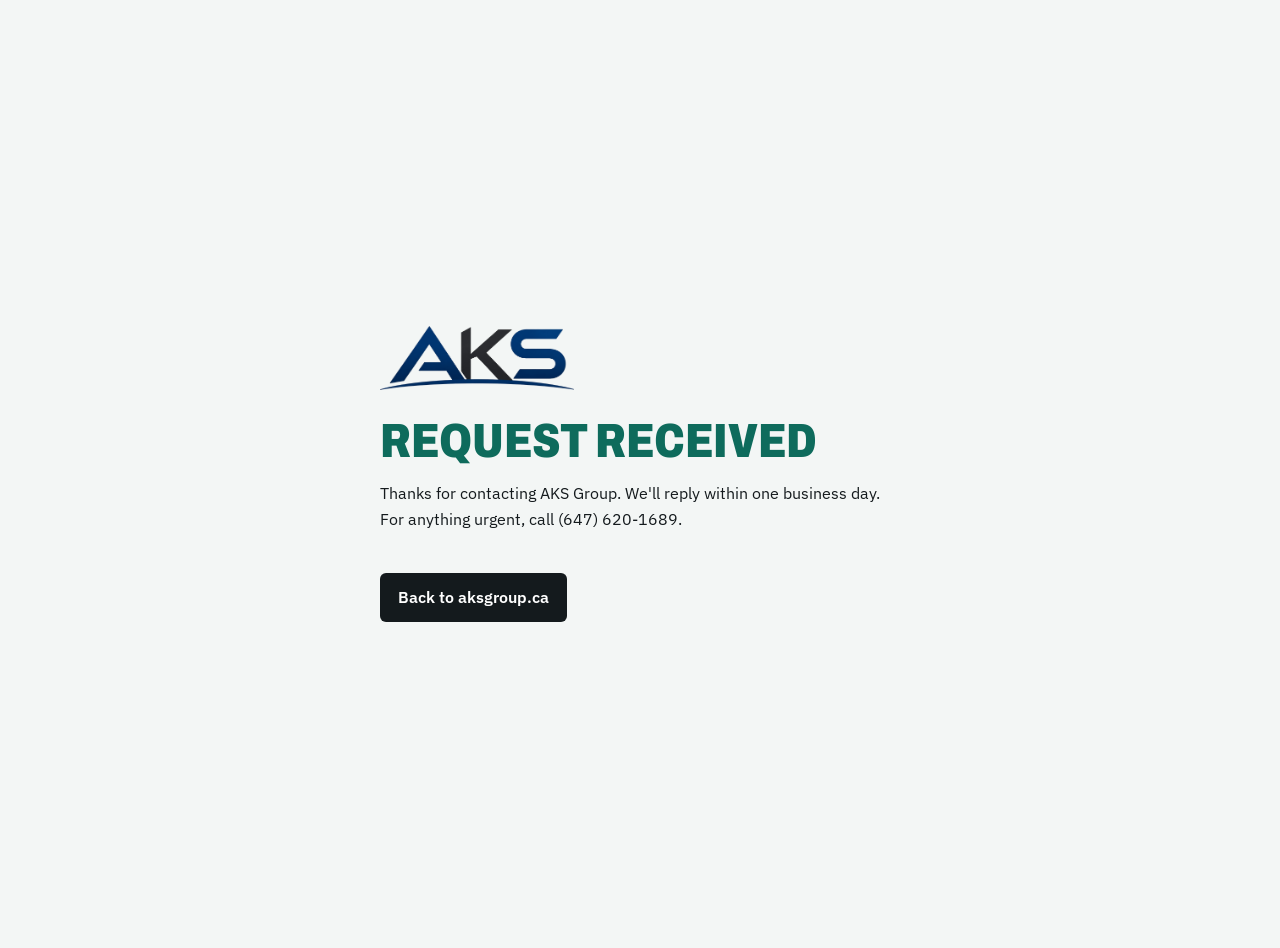
<file: thanks.html>
<!doctype html><html lang="en-CA"><head><meta charset="utf-8"><meta name="viewport" content="width=device-width, initial-scale=1"><link rel="icon" href="/icon.png"><title>Thanks | AKS Group</title>
<link rel="stylesheet" href="https://fonts.googleapis.com/css2?family=Archivo:wdth,wght@62..125,400..900&family=IBM+Plex+Sans:wght@400;600&display=swap">
<style>body{margin:0;min-height:100vh;display:grid;place-items:center;background:#F3F6F5;color:#141A1D;font:16px/1.6 "IBM Plex Sans",system-ui,sans-serif;padding:24px}main{max-width:520px}h1{font:850 48px/1 "Archivo",sans-serif;font-stretch:82%;text-transform:uppercase;margin:0 0 16px;color:#0E6B5C}a{display:inline-block;margin-top:24px;background:#141A1D;color:#fff;text-decoration:none;padding:12px 18px;border-radius:6px;font-weight:600}</style></head>
<body><main><img src="/logo.png" alt="AKS Group" style="height:64px;width:auto;max-width:100%;margin-bottom:20px"><h1>Request received</h1><p>Thanks for contacting AKS Group. We'll reply within one business day. For anything urgent, call (647) 620-1689.</p><a href="/">Back to aksgroup.ca</a></main></body></html>
</file>
<file: styles.css>
:root{
  --paper:#F4F6F8; --surface:#FFFFFF; --ink:#16191F; --muted:#56606E; --line:#D6DCE4;
  --navy:#B5651D; --navy-deep:#1B1917; --steel:#6B7686;
  --eng:#0E6B5C; --elec:#B07B0C; --realty:#2F4F9A;
  --fill:#FFF1B8; --fill-ink:#6B5200; --on-navy:#FFFFFF;
  --grid:rgba(27,25,23,.06);
  --display:"Archivo","Arial Narrow",Arial,sans-serif;
  --body:"IBM Plex Sans",system-ui,-apple-system,"Segoe UI",sans-serif;
  --mono:"IBM Plex Mono",ui-monospace,Menlo,Consolas,monospace;
  --wrap:1200px; --logo-bg:transparent; --logo-pad:0;
}
@media (prefers-color-scheme:dark){:root:not([data-theme="light"]){color-scheme:dark;
  --paper:#0D1117; --surface:#151B24; --ink:#E6EAF0; --muted:#9AA5B4; --line:#273142;
  --navy:#E0954B; --navy-deep:#0B0A09; --steel:#9AA5B4; --eng:#46C4AA; --elec:#E6B43E; --realty:#8FA8EC;
  --fill:#4A3D0B; --fill-ink:#FFE38A; --logo-bg:#F4F6F8; --logo-pad:3px 6px; --grid:rgba(230,236,235,.05);}}
:root[data-theme="dark"]{color-scheme:dark;
  --paper:#0D1117; --surface:#151B24; --ink:#E6EAF0; --muted:#9AA5B4; --line:#273142;
  --navy:#E0954B; --navy-deep:#0B0A09; --steel:#9AA5B4; --eng:#46C4AA; --elec:#E6B43E; --realty:#8FA8EC;
  --fill:#4A3D0B; --fill-ink:#FFE38A; --logo-bg:#F4F6F8; --logo-pad:3px 6px; --grid:rgba(230,236,235,.05);}
*{box-sizing:border-box}
html{scroll-behavior:smooth}
@media (prefers-reduced-motion:reduce){html{scroll-behavior:auto}*{transition:none!important}}
body{margin:0;background:var(--paper);color:var(--ink);font:16px/1.6 var(--body);-webkit-font-smoothing:antialiased}
img{max-width:100%}
a{color:inherit}
:focus-visible{outline:2px solid var(--navy);outline-offset:3px}
.wrap{max-width:var(--wrap);margin-inline:auto;padding-inline:clamp(16px,4vw,40px)}
h1,h2,h3,h4{font-family:var(--display);line-height:1.04;margin:0;text-wrap:balance}
p{margin:0}
.eyebrow{font:500 12px/1 var(--mono);letter-spacing:.12em;text-transform:uppercase;color:var(--muted);margin-bottom:14px;display:block}
.fill{font-family:var(--mono);font-size:.86em;background:var(--fill);color:var(--fill-ink);padding:0 .35em;border-radius:3px;border-bottom:1px dashed currentColor}
.btn{display:inline-flex;align-items:center;gap:8px;border:0;cursor:pointer;text-decoration:none;font:600 14px/1 var(--body);padding:13px 20px;border-radius:6px;background:var(--navy-deep);color:#fff;transition:background .15s}
.btn:hover{background:var(--navy)}
.btn.light{background:#fff;color:var(--navy-deep)}
.btn.light:hover{background:#F0E2D1}
.btn.line{background:transparent;color:inherit;box-shadow:inset 0 0 0 1.5px currentColor}
.btn.line:hover{background:rgba(127,140,160,.14)}
.more{font-weight:600;font-size:14px;text-decoration:none;color:var(--navy);display:inline-flex;gap:6px;align-items:center}
.more:hover{text-decoration:underline}

/* header */
header.top{position:sticky;top:env(safe-area-inset-top,0px);z-index:20;background:color-mix(in srgb,var(--paper) 90%,transparent);backdrop-filter:blur(10px);border-bottom:1px solid var(--line)}
.top .wrap{display:flex;align-items:center;justify-content:space-between;gap:16px;min-height:72px}
.brand{display:flex;align-items:center;gap:12px;text-decoration:none}
.brand .logo{display:block;background:var(--logo-bg);border-radius:6px;padding:var(--logo-pad)}
.brand .logo img{display:block;height:40px;width:auto}
.brand b{font:800 20px/1 var(--display);font-stretch:110%;letter-spacing:.03em;display:block}
.brand small{display:block;font:500 10px/1 var(--mono);letter-spacing:.14em;color:var(--muted);margin-top:5px}
nav.main{display:flex;align-items:center;gap:4px}
nav.main > a, .dd > button{font:500 14.5px/1 var(--body);color:var(--ink);text-decoration:none;padding:10px 12px;border-radius:6px;background:none;border:0;cursor:pointer}
nav.main > a:hover,.dd > button:hover,nav.main a[aria-current="page"]{background:rgba(127,140,160,.14)}
nav.main > a.btn{background:var(--navy-deep);color:#fff;margin-left:8px;padding:12px 18px}
.dd{position:relative}
.dd > button::after{content:"";display:inline-block;width:6px;height:6px;border-right:1.5px solid currentColor;border-bottom:1.5px solid currentColor;transform:rotate(45deg) translate(-2px,-2px);margin-left:8px}
.dd .panel{position:absolute;top:100%;left:0;min-width:290px;background:var(--surface);border:1px solid var(--line);border-radius:8px;box-shadow:0 14px 34px rgba(10,20,40,.14);padding:8px;display:none}
.dd:hover .panel,.dd:focus-within .panel{display:grid}
.dd .panel a{display:grid;gap:2px;text-decoration:none;padding:10px 12px;border-radius:6px}
.dd .panel a:hover{background:var(--paper)}
.dd .panel b{font-size:14.5px}
.dd .panel span{font-size:12.5px;color:var(--muted)}
.menu-btn{display:none;background:none;border:1.5px solid var(--line);border-radius:6px;padding:9px 12px;font:600 14px/1 var(--body);color:var(--ink);cursor:pointer}
@media (max-width:960px){
  .menu-btn{display:block}
  nav.main{display:none;position:absolute;left:0;right:0;top:100%;background:var(--surface);border-bottom:1px solid var(--line);flex-direction:column;align-items:stretch;padding:8px 16px 18px}
  header.top.open nav.main{display:flex}
  .dd .panel{position:static;display:grid;box-shadow:none;border:0;padding:0 0 0 12px;min-width:0}
  .dd > button{pointer-events:none;color:var(--muted);font-size:12px;text-transform:uppercase;letter-spacing:.1em;padding-top:14px}
  .dd > button::after{display:none}
  nav.main > a.btn{margin:10px 0 0;justify-content:center}
}
@media (max-width:420px){.brand > div{display:none}}

/* hero — blueprint / title-block, not a navy corporate banner */
.hero{background-color:var(--paper);background-image:linear-gradient(var(--grid) 1px,transparent 1px),linear-gradient(90deg,var(--grid) 1px,transparent 1px);background-size:26px 26px;border-bottom:1px solid var(--line)}
.hero .wrap{display:grid;grid-template-columns:1.3fr 1fr;gap:clamp(28px,5vw,64px);align-items:end;padding-block:clamp(48px,8vw,96px) clamp(40px,6vw,72px)}
.hero .eyebrow{color:var(--muted)}
.hero h1{font-size:clamp(44px,7.6vw,96px);font-weight:900;font-stretch:78%;text-transform:uppercase;letter-spacing:-.005em;color:var(--ink)}
.hero h1 em{font-style:normal;color:var(--navy)}
.hero .lede{font-size:clamp(17px,1.6vw,19px);color:var(--muted);max-width:54ch;margin-top:22px}
.hero .ctas{display:flex;flex-wrap:wrap;gap:12px;margin-top:30px}
.hero .ctas .btn.line{color:var(--ink)}
.titleblock{background:var(--surface);border:1.5px solid var(--ink);font-family:var(--mono);font-size:12px}
.titleblock .tbhead{display:flex;justify-content:space-between;align-items:center;padding:10px 12px;background:var(--navy-deep);color:#fff;letter-spacing:.12em;font-size:11px;text-transform:uppercase}
.titleblock .tb-logo{display:flex;justify-content:center;padding:18px 12px;border-bottom:1px solid var(--line);background:#fff}
.titleblock .tb-logo img{height:80px;width:auto;max-width:100%}
.titleblock .row{display:grid;grid-template-columns:112px 1fr;border-bottom:1px solid var(--line)}
.titleblock .row:last-of-type{border-bottom:0}
.titleblock .k{padding:9px 12px;color:var(--muted);letter-spacing:.08em;text-transform:uppercase;border-right:1px solid var(--line);font-size:10px;display:flex;align-items:center}
.titleblock .v{padding:9px 12px;font-size:12.5px;line-height:1.45;color:var(--ink)}
.titleblock .split{display:grid;grid-template-columns:repeat(3,1fr);border-top:1px solid var(--line)}
.titleblock .split div{padding:9px 12px;border-right:1px solid var(--line)}
.titleblock .split div:last-child{border-right:0}
.titleblock .split small{display:block;color:var(--muted);font-size:10px;letter-spacing:.08em;text-transform:uppercase}
@media (max-width:900px){.hero .wrap{grid-template-columns:1fr;align-items:start}}

.pagehead{background-color:var(--paper);background-image:linear-gradient(var(--grid) 1px,transparent 1px),linear-gradient(90deg,var(--grid) 1px,transparent 1px);background-size:26px 26px;border-bottom:1px solid var(--line)}
.pagehead .wrap{padding-block:clamp(44px,7vw,80px)}
.pagehead .eyebrow{color:var(--muted)}
.pagehead h1{font-size:clamp(36px,6vw,68px);font-weight:900;font-stretch:80%;text-transform:uppercase;color:var(--ink)}
.pagehead p{color:var(--muted);font-size:18px;max-width:62ch;margin-top:18px}
.pagehead .lic{display:inline-block;margin-top:22px;font:500 12px/1.4 var(--mono);letter-spacing:.06em;padding:8px 12px;border:1px solid var(--ink);border-radius:4px;color:var(--ink)}
.pagehead .co{display:inline-block;width:12px;height:12px;border-radius:2px;margin-right:10px;vertical-align:middle}

/* stats */
.stats{background:var(--surface);border-bottom:1px solid var(--line)}
.stats .wrap{display:grid;grid-template-columns:repeat(4,1fr)}
.stat{padding:30px 20px;border-right:1px solid var(--line)}
.stat:first-child{padding-left:0}
.stat:last-child{border-right:0}
.stat b{display:block;font:900 clamp(34px,4vw,48px)/1 var(--display);font-stretch:80%;color:var(--navy);font-variant-numeric:tabular-nums}
.stat span{display:block;margin-top:8px;font-size:14px;color:var(--muted)}
@media (max-width:760px){.stats .wrap{grid-template-columns:1fr 1fr}.stat{padding:22px 14px}.stat:nth-child(2){border-right:0}.stat:nth-child(-n+2){border-bottom:1px solid var(--line)}.stat:nth-child(3){padding-left:0}}

/* sections */
.sec{padding-block:clamp(56px,8vw,100px)}
.sec + .sec{border-top:1px solid var(--line)}
.sec-head{display:grid;grid-template-columns:1fr 1.2fr;gap:clamp(20px,5vw,64px);align-items:end;margin-bottom:clamp(30px,4vw,48px)}
.sec h2{font-size:clamp(34px,4.8vw,58px);font-weight:850;font-stretch:82%;text-transform:uppercase}
.sec-head p{font-size:17px;color:var(--muted);max-width:60ch}
@media (max-width:820px){.sec-head{grid-template-columns:1fr}}

.cos{display:grid;grid-template-columns:repeat(3,1fr);gap:20px}
.co-card{background:var(--surface);border:1px solid var(--line);border-radius:10px;padding:26px;display:grid;gap:12px;align-content:start;border-top:4px solid var(--c)}
.co-card .tag{font:500 11px/1 var(--mono);letter-spacing:.1em;text-transform:uppercase;color:var(--c)}
.co-card h3{font-size:26px;font-weight:800;font-stretch:88%}
.co-card .legal{font-size:13px;color:var(--muted)}
.co-card p{color:var(--muted);font-size:15px}
.co-card ul{margin:0;padding:0;list-style:none;display:grid;gap:6px;font-size:14.5px}
.co-card li{padding-left:18px;position:relative}
.co-card li::before{content:"";position:absolute;left:0;top:.62em;width:8px;height:2px;background:var(--c)}
.co-card .more{color:var(--c);margin-top:6px}
.c-eng{--c:var(--eng)} .c-elec{--c:var(--elec)} .c-realty{--c:var(--realty)}
@media (max-width:900px){.cos{grid-template-columns:1fr}}

.pillars{display:grid;grid-template-columns:repeat(4,1fr);gap:1px;background:var(--line);border:1px solid var(--line)}
.pillars div{background:var(--surface);padding:26px 22px;display:grid;gap:10px;align-content:start}
.pillars h3{font-size:21px;font-weight:750;font-stretch:90%}
.pillars p{font-size:15px;color:var(--muted)}
.pillars i{font:normal 500 12px/1 var(--mono);color:var(--navy);letter-spacing:.1em}
@media (max-width:980px){.pillars{grid-template-columns:1fr 1fr}}
@media (max-width:560px){.pillars{grid-template-columns:1fr}}

.why{display:grid;grid-template-columns:1fr 1.3fr;gap:clamp(24px,5vw,72px)}
.why ol{list-style:none;margin:0;padding:0;display:grid;counter-reset:w}
.why li{display:grid;grid-template-columns:52px 1fr;gap:6px 14px;padding:18px 0;border-bottom:1px solid var(--line)}
.why li:first-child{border-top:1px solid var(--line)}
.why li::before{counter-increment:w;content:counter(w,decimal-leading-zero);font:500 13px/1.5 var(--mono);color:var(--navy);grid-row:span 2}
.why b{font-size:17px}
.why span{color:var(--muted);font-size:15px}
@media (max-width:820px){.why{grid-template-columns:1fr}}

/* path chooser */
.dark{background:#16191F;color:#F4F6F8}
.dark .sec-head p,.dark .eyebrow{color:#A8B1BF}
.tabs{display:flex;flex-wrap:wrap;gap:8px;margin-bottom:28px}
.tabs button{font:500 14px/1 var(--body);padding:11px 16px;border-radius:999px;border:1.5px solid #4A5364;background:transparent;color:inherit;cursor:pointer}
.tabs button[aria-selected="true"]{background:#F4F6F8;color:#16191F;border-color:#F4F6F8}
.steps{display:grid;grid-template-columns:repeat(auto-fit,minmax(200px,1fr));list-style:none;margin:0;padding:0;counter-reset:s}
.steps li{position:relative;padding:22px 20px 22px 0;border-top:2px solid #3A4352}
.steps li::before{counter-increment:s;content:counter(s,decimal-leading-zero);display:block;font:500 12px/1 var(--mono);color:#8E98A8;margin-bottom:12px}
.steps li::after{content:"";position:absolute;top:-6px;left:0;width:10px;height:10px;border-radius:50%;background:var(--c)}
.steps .who{display:inline-block;font:500 10.5px/1 var(--mono);letter-spacing:.1em;text-transform:uppercase;color:var(--c);margin-bottom:8px}
.steps h4{margin:0 0 6px;font:700 19px/1.15 var(--display);font-stretch:90%}
.steps p{font-size:14.5px;color:#B5BECB}
.steps .e{--c:#5BD3B9} .steps .b{--c:#F0C24F} .steps .r{--c:#9DB4F0}

/* projects */
.filters{display:flex;flex-wrap:wrap;gap:8px;margin-bottom:24px}
.filters button{font:500 14px/1 var(--body);padding:10px 16px;border-radius:999px;border:1.5px solid var(--line);background:var(--surface);color:var(--ink);cursor:pointer}
.filters button[aria-pressed="true"]{background:var(--navy-deep);border-color:var(--navy-deep);color:#fff}
.proj{display:grid;grid-template-columns:repeat(3,1fr);gap:20px}
.pcard{background:var(--surface);border:1px solid var(--line);border-radius:10px;overflow:hidden;display:grid;grid-template-rows:auto 1fr}
.pcard .ph{aspect-ratio:4/3;max-width:100%;display:grid;place-items:center;text-align:center;padding:16px;background:repeating-linear-gradient(135deg,var(--paper) 0 10px,var(--surface) 10px 20px);color:var(--muted);font:500 12px/1.4 var(--mono);letter-spacing:.06em;border-bottom:1px solid var(--line)}
.pcard .body{padding:18px 20px 22px;display:grid;gap:8px;align-content:start}
.pcard .meta{display:flex;flex-wrap:wrap;gap:6px}
.chip{font:500 11px/1 var(--mono);letter-spacing:.06em;text-transform:uppercase;padding:5px 8px;border-radius:4px;background:var(--paper);color:var(--muted)}
.chip.st-active{background:color-mix(in srgb,var(--eng) 16%,transparent);color:var(--eng)}
.chip.st-done{background:color-mix(in srgb,var(--navy) 14%,transparent);color:var(--navy)}
.pcard h3{font-size:21px;font-weight:750;font-stretch:90%}
.pcard p{font-size:14.5px;color:var(--muted)}
@media (max-width:900px){.proj{grid-template-columns:1fr 1fr}}
@media (max-width:600px){.proj{grid-template-columns:1fr}}

/* testimonials */
.quotes{display:grid;grid-template-columns:repeat(3,1fr);gap:20px}
.quotes figure{margin:0;background:var(--surface);border:1px dashed var(--line);border-radius:10px;padding:24px;display:grid;gap:16px;align-content:space-between}
.quotes blockquote{margin:0;font-size:16.5px;line-height:1.55;color:var(--muted)}
.quotes figcaption{font-size:13.5px}
@media (max-width:900px){.quotes{grid-template-columns:1fr}}

/* cta band */
.cta{background:var(--navy-deep);color:#fff}
.cta .wrap{display:flex;flex-wrap:wrap;align-items:center;justify-content:space-between;gap:24px;padding-block:clamp(40px,6vw,64px)}
.cta h2{font-size:clamp(30px,4.4vw,52px);font-weight:900;font-stretch:80%;text-transform:uppercase;color:#fff}
.cta p{color:#C9C2B8;margin-top:8px}
.cta .row{display:flex;flex-wrap:wrap;gap:12px}
.cta .btn.light{color:var(--navy-deep)}
.cta .btn.line{color:#fff}

/* detail pages */
.svc{display:grid;grid-template-columns:repeat(3,1fr);gap:1px;background:var(--line);border:1px solid var(--line)}
.svc article{background:var(--surface);padding:26px 24px 28px;display:grid;align-content:start;gap:10px}
.svc .tag{font:500 11px/1 var(--mono);letter-spacing:.1em;text-transform:uppercase;color:var(--c)}
.svc h3{font-size:23px;font-weight:750;font-stretch:90%}
.svc p{color:var(--muted);font-size:15px}
.svc ul{margin:6px 0 0;padding:0;list-style:none;display:grid;gap:6px;font-size:14.5px}
.svc li{padding-left:18px;position:relative}
.svc li::before{content:"";position:absolute;left:0;top:.62em;width:8px;height:2px;background:var(--c)}
@media (max-width:980px){.svc{grid-template-columns:1fr 1fr}}
@media (max-width:640px){.svc{grid-template-columns:1fr}}
.split{display:grid;grid-template-columns:1fr 1fr;gap:clamp(24px,5vw,72px)}
.split p + p{margin-top:14px}
.split .lead{font-size:18px}
@media (max-width:820px){.split{grid-template-columns:1fr}}
.table{border:1px solid var(--line);background:var(--surface);border-radius:8px;overflow:hidden}
.table div{display:grid;grid-template-columns:1fr auto;gap:12px;padding:15px 18px;border-bottom:1px solid var(--line);align-items:center}
.table div:last-child{border-bottom:0}
.table strong{display:block;font-size:15px}
.table small{color:var(--muted);font-size:13px}
.table code{font:500 13px var(--mono);color:var(--navy)}
.process{list-style:none;margin:0;padding:0;display:grid;grid-template-columns:repeat(5,1fr);gap:0;counter-reset:p}
.process li{padding:18px 18px 18px 0;border-top:2px solid var(--line);position:relative}
.process li::before{counter-increment:p;content:counter(p,decimal-leading-zero);font:500 12px/1 var(--mono);color:var(--c);display:block;margin-bottom:10px}
.process li::after{content:"";position:absolute;top:-6px;left:0;width:10px;height:10px;border-radius:50%;background:var(--c)}
.process b{display:block;font:700 18px/1.2 var(--display);font-stretch:90%;margin-bottom:6px}
.process span{font-size:14px;color:var(--muted)}
@media (max-width:900px){.process{grid-template-columns:1fr 1fr}}
@media (max-width:520px){.process{grid-template-columns:1fr}}
.disclosure{margin-top:28px;padding:16px 18px;border-left:3px solid var(--c);background:var(--surface);font-size:14px;color:var(--muted)}

/* contact */
.contact{display:grid;grid-template-columns:1fr 1.25fr;gap:clamp(28px,5vw,72px)}
.contact dl{margin:0;display:grid;gap:18px}
.contact dt{font:500 11px/1 var(--mono);letter-spacing:.1em;text-transform:uppercase;color:var(--muted);margin-bottom:5px}
.contact dd{margin:0;font-size:17px}
form{background:var(--surface);border:1px solid var(--line);border-radius:10px;padding:clamp(20px,3vw,32px);display:grid;grid-template-columns:1fr 1fr;gap:16px}
form .full{grid-column:1/-1}
label{display:grid;gap:6px;font-size:13px;font-weight:600}
input,select,textarea{font:15px/1.4 var(--body);color:var(--ink);background:var(--paper);border:1px solid var(--line);border-radius:6px;padding:11px 12px;width:100%}
textarea{min-height:130px;resize:vertical}
input:focus,select:focus,textarea:focus{outline:2px solid var(--navy);outline-offset:0;border-color:transparent}
.sent{grid-column:1/-1;font-size:14px;padding:12px 14px;border-radius:6px;background:color-mix(in srgb,var(--eng) 14%,transparent)}
@media (max-width:820px){.contact{grid-template-columns:1fr}}
@media (max-width:520px){form{grid-template-columns:1fr}}

/* footer */
footer{background:#151311;color:#AFA79C;font-size:14px}
footer .wrap{padding-block:52px 36px;display:grid;gap:36px}
footer .cols{display:grid;grid-template-columns:1.4fr repeat(4,1fr);gap:28px}
footer .fl img{height:48px;width:auto;background:#F4F6F8;border-radius:6px;padding:4px 8px}
footer .fl p{margin-top:14px;max-width:32ch}
footer h4{font:500 11px/1 var(--mono);letter-spacing:.12em;text-transform:uppercase;color:#fff;margin-bottom:14px}
footer ul{list-style:none;margin:0;padding:0;display:grid;gap:8px}
footer a{text-decoration:none}
footer a:hover{color:#fff;text-decoration:underline}
footer .legal{border-top:1px solid #2C2823;padding-top:22px;display:grid;grid-template-columns:repeat(3,1fr);gap:20px;font-size:12.5px;line-height:1.55}
footer .legal b{display:block;color:#fff;font:500 11px/1 var(--mono);letter-spacing:.1em;text-transform:uppercase;margin-bottom:6px}
footer .base{display:flex;flex-wrap:wrap;justify-content:space-between;gap:12px;font-size:12.5px}
@media (max-width:900px){footer .cols{grid-template-columns:1fr 1fr}footer .fl{grid-column:1/-1}footer .legal{grid-template-columns:1fr}}

/* Square One insurance (realty page) */
.ins-offer{display:grid;grid-template-columns:auto 1fr auto;gap:18px 28px;align-items:center;background:var(--surface);border:1px solid var(--line);border-top:4px solid var(--c);border-radius:10px;padding:22px 26px;margin-bottom:24px}
.ins-offer .ins-amt{display:block;font:900 clamp(44px,5vw,60px)/1 var(--display);font-stretch:80%;color:var(--c)}
.ins-offer .ins-lbl{display:block;font:500 11px/1.3 var(--mono);letter-spacing:.1em;text-transform:uppercase;color:var(--muted);margin-top:6px}
.ins-offer p{margin:0;color:var(--muted);font-size:15px}
.ins-offer code{font-family:var(--mono);color:var(--ink)}
.ins-widget{margin-top:28px;background:var(--surface);border:1px solid var(--line);border-radius:10px;padding:22px}
.ins-widget h3{font-size:23px;font-weight:750;font-stretch:90%;margin-bottom:14px}
.ins-widget iframe{display:block;width:100%;min-height:420px;border:0;background:#fff;border-radius:6px}
@media (max-width:760px){.ins-offer{grid-template-columns:1fr}.ins-offer .btn{justify-self:start}}
</file>
